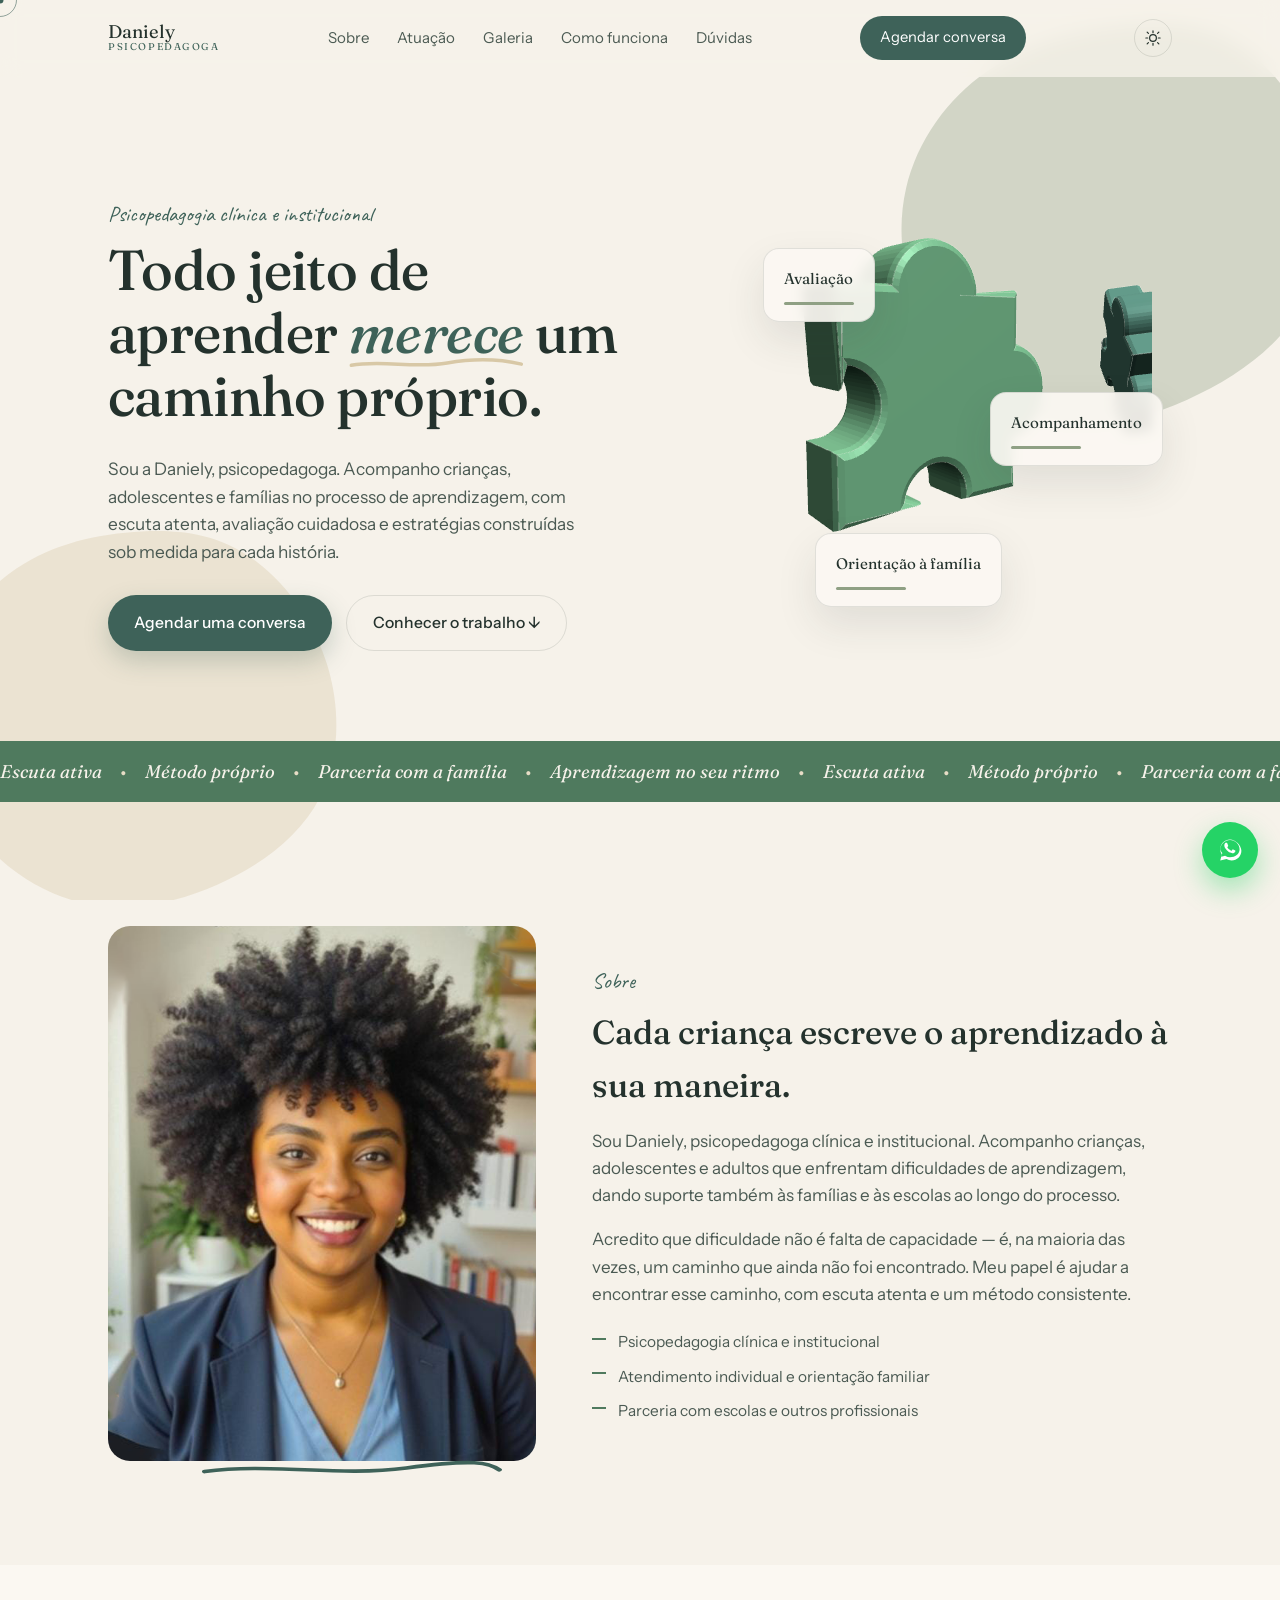
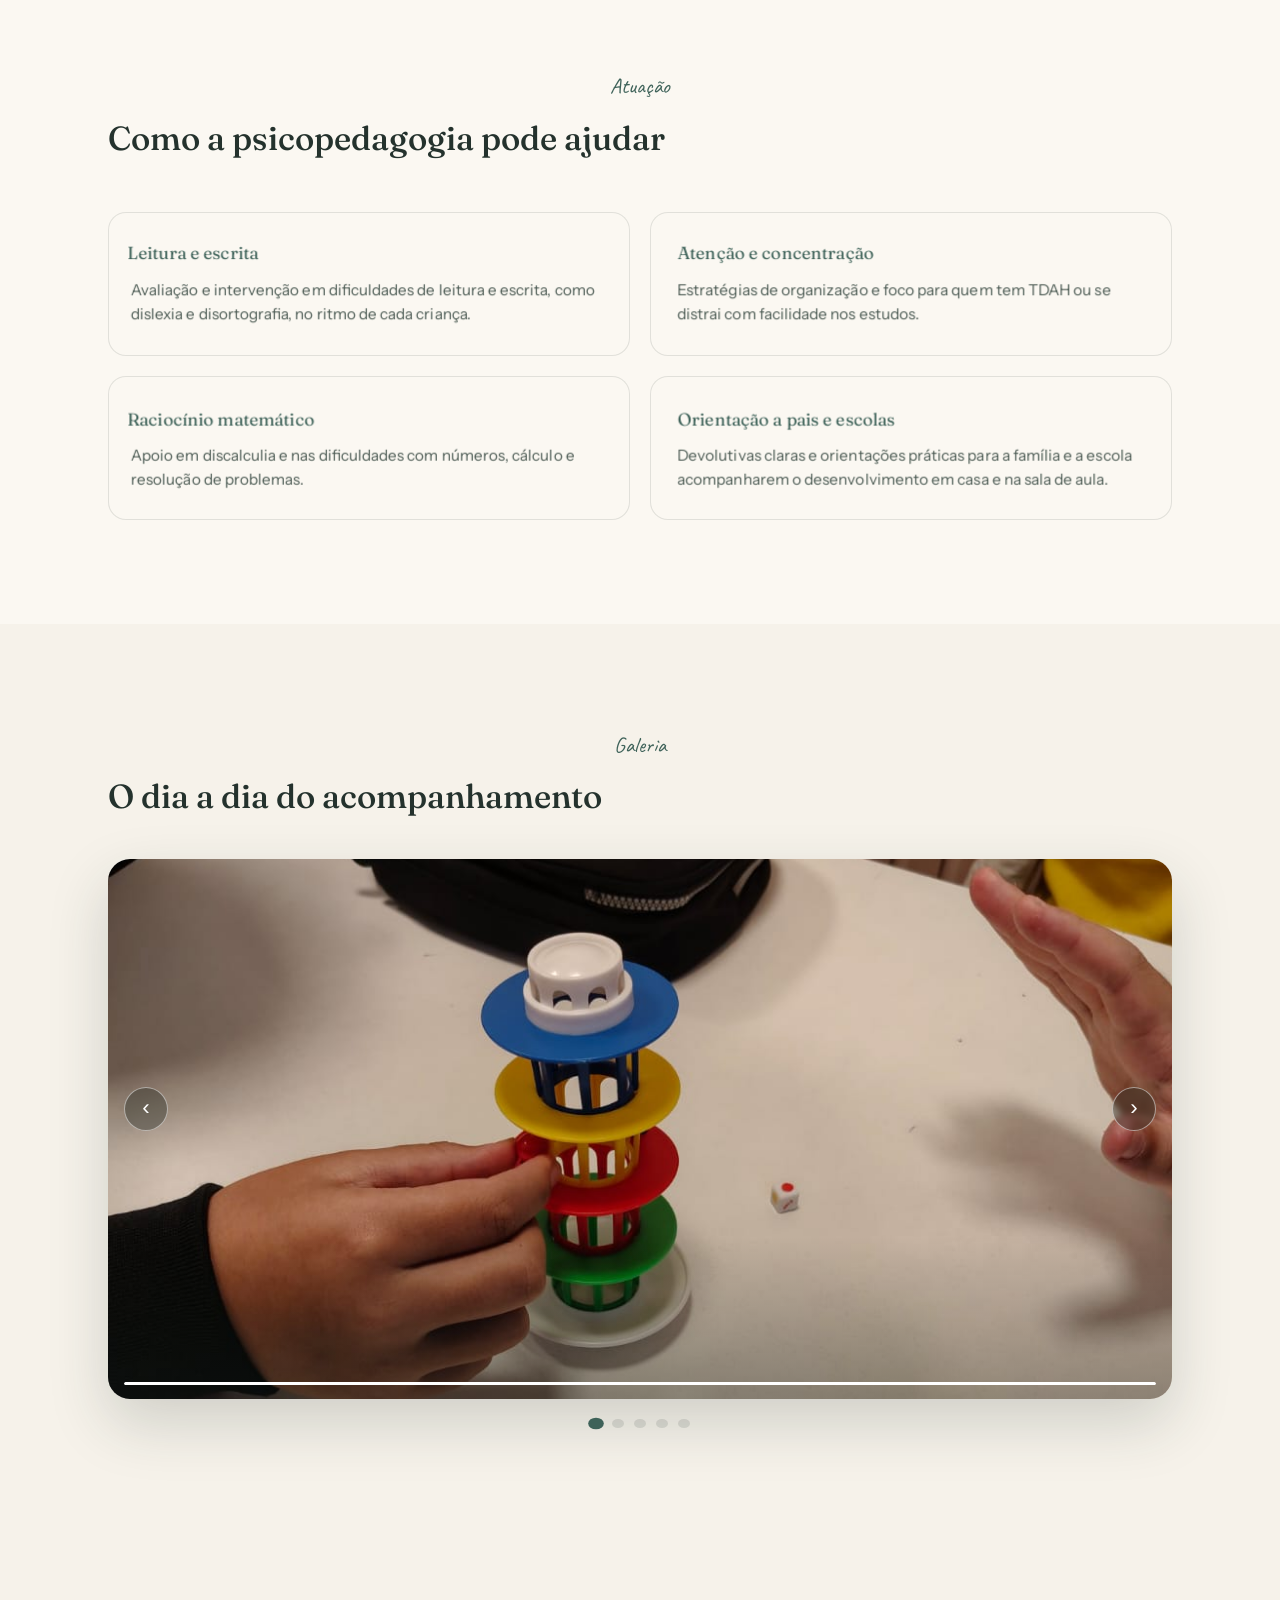
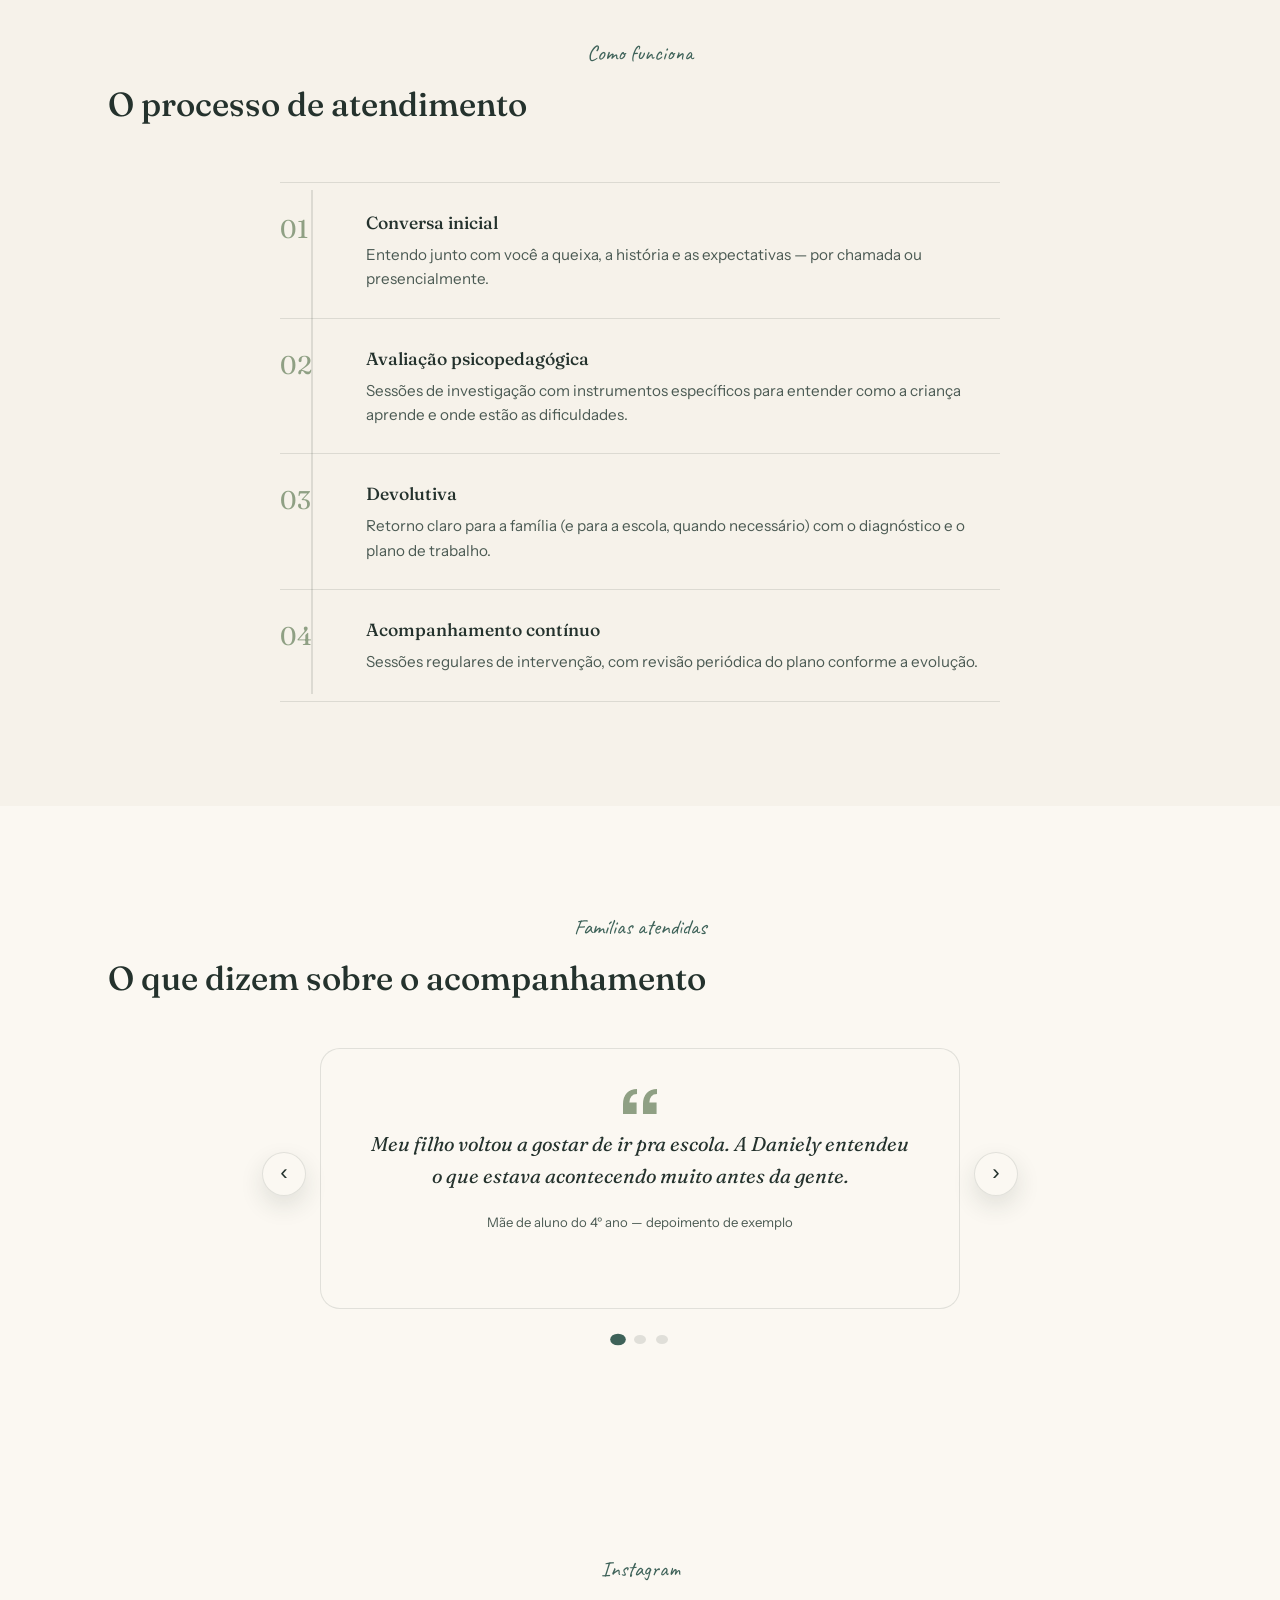
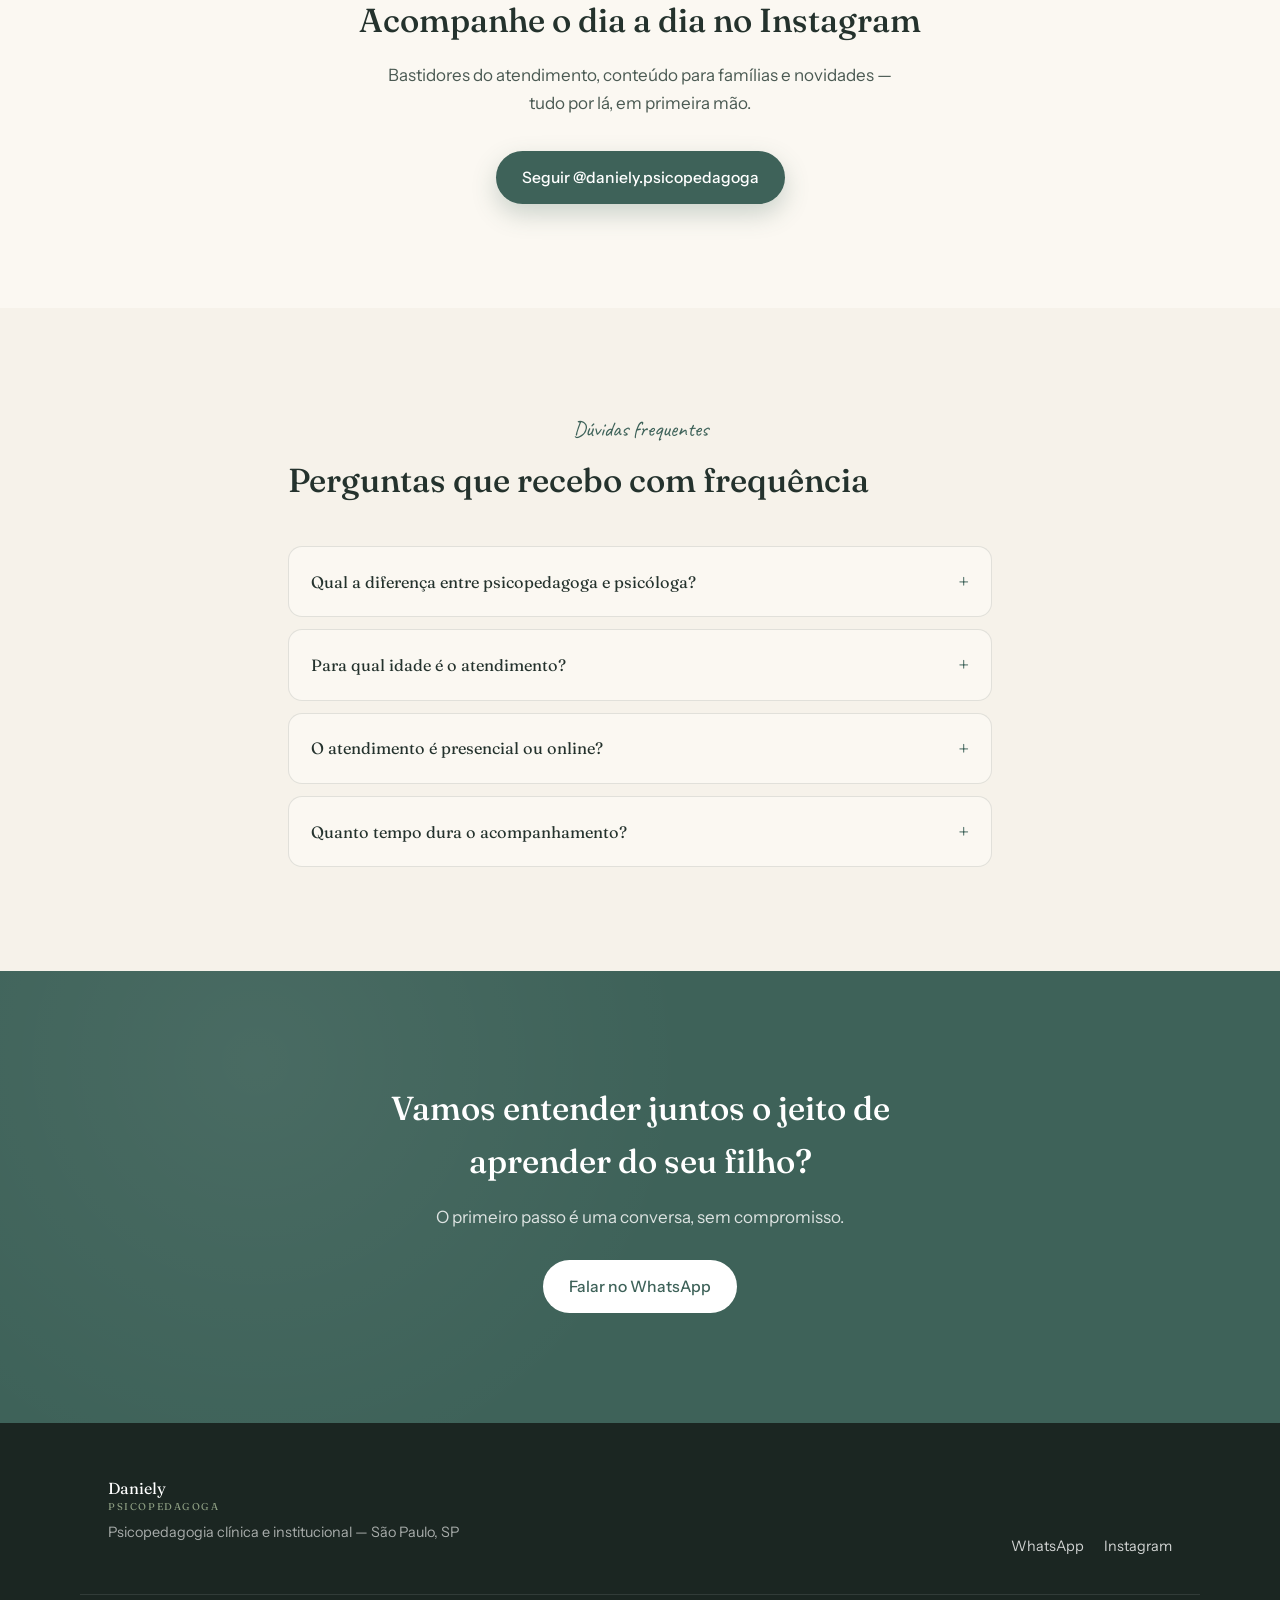
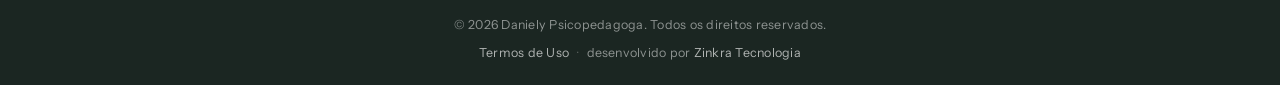
<file: index.html>
<!DOCTYPE html>
<html lang="pt-BR">
<head>
<meta charset="UTF-8">
<meta name="viewport" content="width=device-width, initial-scale=1.0">
<title>Daniely Psicopedagoga | Psicopedagogia em São Paulo, SP</title>
<meta name="description" content="Daniely, psicopedagoga clínica e institucional em São Paulo. Avaliação e acompanhamento de dificuldades de aprendizagem: leitura, escrita, atenção, TDAH e matemática, com orientação à família e à escola.">
<meta name="author" content="Daniely Psicopedagoga">
<meta name="robots" content="index, follow">
<link rel="canonical" href="https://www.clinicanexus.com.br/">
<meta name="theme-color" content="#4F7A5E">

<!-- Open Graph / Facebook, Instagram, WhatsApp -->
<meta property="og:type" content="website">
<meta property="og:site_name" content="Daniely Psicopedagoga">
<meta property="og:locale" content="pt_BR">
<meta property="og:url" content="https://www.clinicanexus.com.br/">
<meta property="og:title" content="Daniely Psicopedagoga | Psicopedagogia em São Paulo">
<meta property="og:description" content="Avaliação e acompanhamento psicopedagógico para crianças, adolescentes e adultos com dificuldades de aprendizagem.">
<meta property="og:image" content="https://www.clinicanexus.com.br/assets/og-image.jpg">
<meta property="og:image:width" content="1200">
<meta property="og:image:height" content="630">
<meta property="og:image:alt" content="Daniely Psicopedagoga">

<!-- Twitter Card -->
<meta name="twitter:card" content="summary_large_image">
<meta name="twitter:title" content="Daniely Psicopedagoga | Psicopedagogia em São Paulo">
<meta name="twitter:description" content="Avaliação e acompanhamento psicopedagógico, com orientação à família e à escola.">
<meta name="twitter:image" content="https://www.clinicanexus.com.br/assets/og-image.jpg">

<!-- Favicon -->
<link rel="icon" type="image/png" sizes="32x32" href="assets/favicon-32.png">
<link rel="icon" type="image/png" sizes="16x16" href="assets/favicon-16.png">
<link rel="apple-touch-icon" sizes="180x180" href="assets/favicon-180.png">
<link rel="manifest" href="manifest.json">

<link rel="preconnect" href="https://fonts.googleapis.com">
<link rel="preconnect" href="https://fonts.gstatic.com" crossorigin>
<link href="https://fonts.googleapis.com/css2?family=Fraunces:ital,opsz,wght@0,9..144,300;0,9..144,500;0,9..144,600;1,9..144,500&family=Instrument+Sans:wght@400;500;600&family=Caveat:wght@500;600&display=swap" rel="stylesheet">
<link rel="stylesheet" href="style.css">
<script src="assets/three.min.js" defer></script>

<!-- JSON-LD structured data -->
<script type="application/ld+json">
{
  "@context": "https://schema.org",
  "@type": "ProfessionalService",
  "name": "Daniely Psicopedagoga",
  "description": "Psicopedagogia clínica e institucional: avaliação e acompanhamento de dificuldades de aprendizagem, com orientação à família e à escola.",
  "url": "https://www.clinicanexus.com.br/",
  "telephone": "+55 11 96613-8769",
  "image": "https://www.clinicanexus.com.br/assets/og-image.jpg",
  "logo": "https://www.clinicanexus.com.br/assets/favicon-512.png",
  "founder": { "@type": "Person", "name": "Daniely", "jobTitle": "Psicopedagoga clínica e institucional" },
  "areaServed": { "@type": "City", "name": "São Paulo" },
  "address": {
    "@type": "PostalAddress",
    "addressLocality": "São Paulo",
    "addressRegion": "SP",
    "addressCountry": "BR"
  },
  "sameAs": [ "https://www.instagram.com/daniely.psicopedagoga/" ]
}
</script>
<script type="application/ld+json">
{
  "@context": "https://schema.org",
  "@type": "FAQPage",
  "mainEntity": [
    {
      "@type": "Question",
      "name": "Qual a diferença entre psicopedagoga e psicóloga?",
      "acceptedAnswer": {
        "@type": "Answer",
        "text": "A psicopedagoga cuida de como a pessoa aprende: investiga dificuldades de leitura, escrita, atenção e matemática e cria estratégias para superá-las. Quando o caso pede outro olhar, como o emocional, indico o profissional adequado e trabalho em parceria."
      }
    },
    {
      "@type": "Question",
      "name": "Para qual idade é o atendimento?",
      "acceptedAnswer": {
        "@type": "Answer",
        "text": "Atendo crianças desde a alfabetização, adolescentes do ensino fundamental e médio e também adultos com dificuldades de aprendizagem."
      }
    },
    {
      "@type": "Question",
      "name": "O atendimento é presencial ou online?",
      "acceptedAnswer": {
        "@type": "Answer",
        "text": "Os dois formatos são possíveis, conforme a idade e a necessidade de cada caso. Conversamos sobre isso na primeira sessão."
      }
    },
    {
      "@type": "Question",
      "name": "Quanto tempo dura o acompanhamento?",
      "acceptedAnswer": {
        "@type": "Answer",
        "text": "Varia bastante conforme cada caso. Após a avaliação inicial, te dou um panorama realista de prazo e frequência."
      }
    }
  ]
}
</script>
</head>
<body>
<a class="skip-link" href="#topo">Pular para o conteúdo</a>

<!-- PRELOADER -->
<div class="preloader" id="preloader">
  <span class="preloader-mark preloader-word" aria-hidden="true">Daniely</span>
  <div class="preloader-bar"><span id="preloader-fill"></span></div>
</div>

<!-- custom cursor -->
<div class="cursor-dot" id="cursorDot" aria-hidden="true"></div>
<div class="cursor-ring" id="cursorRing" aria-hidden="true"></div>

<!-- scroll progress -->
<div class="scroll-progress" id="scrollProgress" aria-hidden="true"></div>
<div class="bg-shapes" aria-hidden="true">
  <svg class="blob blob-a" viewBox="0 0 200 200" xmlns="http://www.w3.org/2000/svg">
    <path fill="currentColor" d="M45,-58.5C57.7,-49.5,66.4,-34.5,69.9,-18.3C73.4,-2.1,71.7,15.3,63.6,29.1C55.5,42.9,41,53.1,25.1,60.2C9.2,67.3,-8.1,71.3,-23.9,67.4C-39.7,63.5,-54,51.7,-62.6,36.9C-71.2,22.1,-74.1,4.3,-70.4,-11.7C-66.7,-27.7,-56.4,-42,-43.1,-51.2C-29.8,-60.4,-14.9,-64.5,1.6,-66.5C18.1,-68.5,32.3,-67.5,45,-58.5Z" transform="translate(100 100)" />
  </svg>
  <svg class="blob blob-b" viewBox="0 0 200 200" xmlns="http://www.w3.org/2000/svg">
    <path fill="currentColor" d="M39.5,-51.5C50.9,-42.8,59.6,-29.9,63.8,-15.3C68,-0.7,67.7,15.6,60.9,28.7C54.1,41.8,40.8,51.7,26.1,58.2C11.4,64.7,-4.7,67.8,-19.9,64.3C-35.1,60.8,-49.4,50.7,-58.5,36.9C-67.6,23.1,-71.5,5.6,-68.4,-10.3C-65.3,-26.2,-55.2,-40.5,-42.1,-49.2C-29,-57.9,-14.5,-61,0.6,-61.8C15.7,-62.6,28.1,-60.2,39.5,-51.5Z" transform="translate(100 100)" />
  </svg>
</div>

<!-- NAV -->
<header class="nav" id="nav">
  <div class="nav-inner">
    <a class="brand" href="#topo">
      <span class="brand-word">Daniely<em>psicopedagoga</em></span>
    </a>
    <nav class="nav-links">
      <a href="#sobre">Sobre</a>
      <a href="#atuacao">Atuação</a>
      <a href="#galeria">Galeria</a>
      <a href="#processo">Como funciona</a>
      <a href="#duvidas">Dúvidas</a>
    </nav>
    <a class="nav-cta" href="https://wa.me/5511966138769" target="_blank" rel="noopener">Agendar conversa</a>
    <button class="theme-toggle" id="themeToggle" aria-label="Alternar modo escuro">
      <svg class="icon-sun" viewBox="0 0 24 24" width="18" height="18"><circle cx="12" cy="12" r="4.5" fill="none" stroke="currentColor" stroke-width="1.6"/><g stroke="currentColor" stroke-width="1.6" stroke-linecap="round"><path d="M12 2.5v2.4M12 19.1v2.4M4.2 4.2l1.7 1.7M18.1 18.1l1.7 1.7M2.5 12h2.4M19.1 12h2.4M4.2 19.8l1.7-1.7M18.1 5.9l1.7-1.7"/></g></svg>
      <svg class="icon-moon" viewBox="0 0 24 24" width="18" height="18"><path fill="currentColor" d="M20 14.5A8.5 8.5 0 019.5 4 8.5 8.5 0 1020 14.5z"/></svg>
    </button>
  </div>
</header>

<main id="topo">

  <!-- HERO -->
  <section class="hero">
    <svg class="doodle doodle-sun doodle-hero-1 doodle-v1" viewBox="0 0 100 100" aria-hidden="true">
      <path pathLength="100" d="M50 30 A20 20 0 1 0 50 70 A20 20 0 1 0 50 30 Z M50 6 L50 16 M50 84 L50 94 M6 50 L16 50 M84 50 L94 50 M18 18 L26 26 M74 74 L82 82 M82 18 L74 26 M26 74 L18 82"/>
    </svg>
    <div class="hero-inner">
      <p class="eyebrow reveal">Psicopedagogia clínica e institucional</p>
      <h1 class="hero-title reveal">
        Todo jeito de aprender
        <span class="underline-wrap">merece
          <svg class="pen-underline" viewBox="0 0 320 24" preserveAspectRatio="none" aria-hidden="true">
            <path d="M4 16 C 60 6, 120 22, 180 12 S 280 6, 316 14" />
          </svg>
        </span>
        um caminho próprio.
      </h1>
      <p class="hero-sub reveal">
        Sou a Daniely, psicopedagoga. Acompanho crianças, adolescentes e
        famílias no processo de aprendizagem, com escuta atenta, avaliação
        cuidadosa e estratégias construídas sob medida para cada história.
      </p>
      <div class="hero-actions reveal">
        <a class="btn btn-primary magnetic" href="https://wa.me/5511966138769" target="_blank" rel="noopener">Agendar uma conversa</a>
        <a class="btn btn-ghost magnetic" href="#sobre">Conhecer o trabalho ↓</a>
      </div>
    </div>
    <div class="hero-figure reveal" aria-hidden="true">
      <canvas id="hero-3d" class="hero-3d"></canvas>
      <div class="figure-card figure-card-1 tilt">
        <span class="figure-label">Avaliação</span>
        <span class="figure-line"></span>
      </div>
      <div class="figure-card figure-card-2 tilt">
        <span class="figure-label">Acompanhamento</span>
        <span class="figure-line"></span>
      </div>
      <div class="figure-card figure-card-3 tilt">
        <span class="figure-label">Orientação à família</span>
        <span class="figure-line"></span>
      </div>
    </div>
  </section>

  <!-- MARQUEE -->
  <div class="marquee" aria-hidden="true">
    <div class="marquee-track">
      <span>Escuta ativa</span><span class="dot">•</span>
      <span>Método próprio</span><span class="dot">•</span>
      <span>Parceria com a família</span><span class="dot">•</span>
      <span>Aprendizagem no seu ritmo</span><span class="dot">•</span>
      <span>Escuta ativa</span><span class="dot">•</span>
      <span>Método próprio</span><span class="dot">•</span>
      <span>Parceria com a família</span><span class="dot">•</span>
      <span>Aprendizagem no seu ritmo</span><span class="dot">•</span>
      <span>Escuta ativa</span><span class="dot">•</span>
      <span>Método próprio</span><span class="dot">•</span>
      <span>Parceria com a família</span><span class="dot">•</span>
      <span>Aprendizagem no seu ritmo</span><span class="dot">•</span>
      <span>Escuta ativa</span><span class="dot">•</span>
      <span>Método próprio</span><span class="dot">•</span>
      <span>Parceria com a família</span><span class="dot">•</span>
      <span>Aprendizagem no seu ritmo</span><span class="dot">•</span>
      <span>Escuta ativa</span><span class="dot">•</span>
      <span>Método próprio</span><span class="dot">•</span>
      <span>Parceria com a família</span><span class="dot">•</span>
      <span>Aprendizagem no seu ritmo</span><span class="dot">•</span>
      <span>Escuta ativa</span><span class="dot">•</span>
      <span>Método próprio</span><span class="dot">•</span>
      <span>Parceria com a família</span><span class="dot">•</span>
      <span>Aprendizagem no seu ritmo</span><span class="dot">•</span>
      <span>Escuta ativa</span><span class="dot">•</span>
      <span>Método próprio</span><span class="dot">•</span>
      <span>Parceria com a família</span><span class="dot">•</span>
      <span>Aprendizagem no seu ritmo</span><span class="dot">•</span>
      <span>Escuta ativa</span><span class="dot">•</span>
      <span>Método próprio</span><span class="dot">•</span>
      <span>Parceria com a família</span><span class="dot">•</span>
      <span>Aprendizagem no seu ritmo</span><span class="dot">•</span>
      <span>Escuta ativa</span><span class="dot">•</span>
      <span>Método próprio</span><span class="dot">•</span>
      <span>Parceria com a família</span><span class="dot">•</span>
      <span>Aprendizagem no seu ritmo</span><span class="dot">•</span>
      <span>Escuta ativa</span><span class="dot">•</span>
      <span>Método próprio</span><span class="dot">•</span>
      <span>Parceria com a família</span><span class="dot">•</span>
      <span>Aprendizagem no seu ritmo</span><span class="dot">•</span>
    </div>
  </div>

  <!-- SOBRE -->
  <section class="section" id="sobre">
    <svg class="doodle doodle-heart doodle-sobre-1 doodle-v2" viewBox="0 0 100 100" aria-hidden="true">
      <path pathLength="100" d="M50 88 C 20 66 6 46 14 28 C 20 14 38 12 50 30 C 62 12 80 14 86 28 C 94 46 80 66 50 88 Z"/>
    </svg>
    <svg class="doodle doodle-sparkle doodle-sobre-2 doodle-v3" viewBox="0 0 100 100" aria-hidden="true">
      <path pathLength="100" d="M50 8 C 54 34 66 46 92 50 C 66 54 54 66 50 92 C 46 66 34 54 8 50 C 34 46 46 34 50 8 Z"/>
    </svg>
    <div class="section-inner split">
      <div class="split-media reveal" aria-hidden="true">
        <div class="portrait-frame">
          <div class="portrait-photo">
            <img src="assets/daniely-foto-principal.png" alt="Daniely, psicopedagoga" loading="lazy">
          </div>
          <svg class="frame-underline" viewBox="0 0 220 20" preserveAspectRatio="none">
            <path d="M2 14 C 50 4, 100 20, 150 10 S 210 4, 218 12" />
          </svg>
        </div>
      </div>
      <div class="split-text">
        <p class="eyebrow reveal">Sobre</p>
        <h2 class="reveal">Cada criança escreve o aprendizado à sua maneira.</h2>
        <p class="reveal">
          Sou Daniely, psicopedagoga clínica e institucional. Acompanho
          crianças, adolescentes e adultos que enfrentam dificuldades de
          aprendizagem, dando suporte também às famílias e às escolas ao
          longo do processo.
        </p>
        <p class="reveal">
          Acredito que dificuldade não é falta de capacidade — é, na
          maioria das vezes, um caminho que ainda não foi encontrado. Meu
          papel é ajudar a encontrar esse caminho, com escuta atenta e um
          método consistente.
        </p>
        <ul class="credentials reveal">
          <li>Psicopedagogia clínica e institucional</li>
          <li>Atendimento individual e orientação familiar</li>
          <li>Parceria com escolas e outros profissionais</li>
        </ul>
      </div>
    </div>
  </section>

  <!-- ATUAÇÃO -->
  <section class="section section-tint" id="atuacao">
    <svg class="doodle doodle-pencil doodle-atuacao-1 doodle-v4" viewBox="0 0 100 100" aria-hidden="true">
      <path pathLength="100" d="M18 82 L62 38 L74 50 L30 94 Z M18 82 L10 94 L22 90 Z M62 38 L70 30 L82 42 L74 50"/>
    </svg>
    <svg class="doodle doodle-flower doodle-atuacao-2 doodle-v1" viewBox="0 0 100 100" aria-hidden="true">
      <path pathLength="100" d="M50 50 C 44 36 44 20 50 8 C 56 20 56 36 50 50 M50 50 C 64 44 80 44 92 50 C 80 56 64 56 50 50 M50 50 C 56 64 56 80 50 92 C 44 80 44 64 50 50 M50 50 C 36 56 20 56 8 50 C 20 44 36 44 50 50"/>
    </svg>
    <div class="section-inner">
      <p class="eyebrow reveal center">Atuação</p>
      <h2 class="reveal center">Como a psicopedagogia pode ajudar</h2>
      <div class="cards">
        <article class="card tilt reveal">
          <span class="card-index">Leitura e escrita</span>
          <p>Avaliação e intervenção em dificuldades de leitura e escrita,
          como dislexia e disortografia, no ritmo de cada criança.</p>
        </article>
        <article class="card tilt reveal">
          <span class="card-index">Atenção e concentração</span>
          <p>Estratégias de organização e foco para quem tem TDAH ou se
          distrai com facilidade nos estudos.</p>
        </article>
        <article class="card tilt reveal">
          <span class="card-index">Raciocínio matemático</span>
          <p>Apoio em discalculia e nas dificuldades com números, cálculo e
          resolução de problemas.</p>
        </article>
        <article class="card tilt reveal">
          <span class="card-index">Orientação a pais e escolas</span>
          <p>Devolutivas claras e orientações práticas para a família e a
          escola acompanharem o desenvolvimento em casa e na sala de aula.</p>
        </article>
      </div>
    </div>
  </section>

  <!-- GALERIA -->
  <section class="section" id="galeria">
    <svg class="doodle doodle-sparkle doodle-galeria-1 doodle-v2" viewBox="0 0 100 100" aria-hidden="true">
      <path pathLength="100" d="M50 8 C 54 34 66 46 92 50 C 66 54 54 66 50 92 C 46 66 34 54 8 50 C 34 46 46 34 50 8 Z"/>
    </svg>
    <svg class="doodle doodle-book doodle-galeria-2 doodle-v3" viewBox="0 0 100 76" aria-hidden="true">
      <path pathLength="100" d="M50 20 C 30 12 14 16 10 24 L10 76 C 14 68 30 64 50 72 C 70 64 86 68 90 76 L90 24 C 86 16 70 12 50 20 Z M50 20 L50 72"/>
    </svg>
    <div class="section-inner">
      <p class="eyebrow reveal center">Galeria</p>
      <h2 class="reveal center">O dia a dia do acompanhamento</h2>
      <div class="gallery-feature reveal" id="galleryFeature">
        <div class="gallery-feature-track" id="galleryTrack">
          <figure class="gallery-slide is-active">
            <img src="assets/gallery-1.jpg" alt="Criança sentada durante atividade lúdica de acompanhamento" loading="lazy">
          </figure>
          <figure class="gallery-slide">
            <img src="assets/gallery-3.jpg" alt="Crianças em atividade de coordenação motora com jogo de mesa" loading="lazy">
          </figure>
          <figure class="gallery-slide">
            <img src="assets/gallery-4.jpg" alt="Criança pulando em cama elástica durante atividade lúdica" loading="lazy">
          </figure>
          <figure class="gallery-slide">
            <img src="assets/gallery-5.jpg" alt="Espaço lúdico usado nas atividades de acompanhamento" loading="lazy">
          </figure>
          <figure class="gallery-slide">
            <img src="assets/gallery-6.jpg" alt="Atividade com blocos de montar durante a sessão" loading="lazy">
          </figure>
        </div>
        <svg class="gallery-scratch" id="galleryScratch" viewBox="0 0 100 56" preserveAspectRatio="none" aria-hidden="true">
          <path class="scratch-h" pathLength="100" d="M2 10 L34 16 L8 24 L40 30 L12 38 L44 44 L16 50"/>
          <path class="scratch-d" pathLength="100" d="M4 4 L22 20 L12 24 L36 40 L26 44 L52 56 L40 52"/>
          <path class="scratch-c" pathLength="100" d="M50 28 C 60 20 68 30 58 34 C 72 30 76 46 60 42 C 78 46 68 60 54 50 C 62 62 44 62 46 48 C 36 58 30 44 44 40 C 32 40 34 24 46 30 C 36 18 50 10 50 28 Z"/>
        </svg>
        <button class="gallery-arrow gallery-prev" id="galleryPrev" aria-label="Foto anterior">‹</button>
        <button class="gallery-arrow gallery-next" id="galleryNext" aria-label="Próxima foto">›</button>
        <div class="gallery-progress"><span id="galleryProgressFill"></span></div>
      </div>
      <div class="gallery-dots" id="galleryDots"></div>
    </div>
  </section>

  <!-- PROCESSO -->
  <section class="section" id="processo">
    <svg class="doodle doodle-arrow doodle-processo-1 doodle-v4" viewBox="0 0 100 100" aria-hidden="true">
      <path pathLength="100" d="M12 18 C 45 6 78 22 88 55 M88 55 L96 42 M88 55 L74 60"/>
    </svg>
    <svg class="doodle doodle-sun doodle-processo-2 doodle-v1" viewBox="0 0 100 100" aria-hidden="true">
      <path pathLength="100" d="M50 30 A20 20 0 1 0 50 70 A20 20 0 1 0 50 30 Z M50 6 L50 16 M50 84 L50 94 M6 50 L16 50 M84 50 L94 50 M18 18 L26 26 M74 74 L82 82 M82 18 L74 26 M26 74 L18 82"/>
    </svg>
    <div class="section-inner">
      <p class="eyebrow reveal center">Como funciona</p>
      <h2 class="reveal center">O processo de atendimento</h2>
      <ol class="process" id="processList">
        <div class="process-line"><div class="process-line-fill" id="processFill"></div></div>
        <li class="process-step reveal">
          <span class="step-num">01</span>
          <div>
            <h3>Conversa inicial</h3>
            <p>Entendo junto com você a queixa, a história e as expectativas
            — por chamada ou presencialmente.</p>
          </div>
        </li>
        <li class="process-step reveal">
          <span class="step-num">02</span>
          <div>
            <h3>Avaliação psicopedagógica</h3>
            <p>Sessões de investigação com instrumentos específicos para
            entender como a criança aprende e onde estão as dificuldades.</p>
          </div>
        </li>
        <li class="process-step reveal">
          <span class="step-num">03</span>
          <div>
            <h3>Devolutiva</h3>
            <p>Retorno claro para a família (e para a escola, quando
            necessário) com o diagnóstico e o plano de trabalho.</p>
          </div>
        </li>
        <li class="process-step reveal">
          <span class="step-num">04</span>
          <div>
            <h3>Acompanhamento contínuo</h3>
            <p>Sessões regulares de intervenção, com revisão periódica do
            plano conforme a evolução.</p>
          </div>
        </li>
      </ol>
    </div>
  </section>

  <!-- DEPOIMENTOS -->
  <section class="section section-tint">
    <svg class="doodle doodle-cloud doodle-depoimentos-1 doodle-v2" viewBox="0 0 100 80" aria-hidden="true">
      <path pathLength="100" d="M16 58 C 4 58 4 42 18 40 C 20 26 42 22 50 34 C 64 24 84 34 80 50 C 94 50 94 64 80 64 L22 64 C 10 64 10 58 16 58 Z"/>
    </svg>
    <svg class="doodle doodle-heart doodle-depoimentos-2 doodle-v3" viewBox="0 0 100 100" aria-hidden="true">
      <path pathLength="100" d="M50 88 C 20 66 6 46 14 28 C 20 14 38 12 50 30 C 62 12 80 14 86 28 C 94 46 80 66 50 88 Z"/>
    </svg>
    <div class="section-inner">
      <p class="eyebrow reveal center">Famílias atendidas</p>
      <h2 class="reveal center">O que dizem sobre o acompanhamento</h2>
      <div class="quotes-carousel reveal">
        <div class="quotes-viewport">
          <div class="quotes-track" id="quotesTrack">
            <blockquote class="quote">
              <svg class="quote-mark" viewBox="0 0 32 24" width="34"><path fill="currentColor" d="M0 24V14.4Q0 7.6 3.6 3.8 7.2 0 13.2 0v4.8Q9.6 4.8 7.8 7Q6 9.2 6 12.8H12.8V24ZM18.8 24V14.4Q18.8 7.6 22.4 3.8 26 0 32 0v4.8Q28.4 4.8 26.6 7Q24.8 9.2 24.8 12.8H31.6V24Z"/></svg>
              <p>Meu filho voltou a gostar de ir pra escola. A Daniely
              entendeu o que estava acontecendo muito antes da gente.</p>
              <cite>Mãe de aluno do 4º ano — depoimento de exemplo</cite>
            </blockquote>
            <blockquote class="quote">
              <svg class="quote-mark" viewBox="0 0 32 24" width="34"><path fill="currentColor" d="M0 24V14.4Q0 7.6 3.6 3.8 7.2 0 13.2 0v4.8Q9.6 4.8 7.8 7Q6 9.2 6 12.8H12.8V24ZM18.8 24V14.4Q18.8 7.6 22.4 3.8 26 0 32 0v4.8Q28.4 4.8 26.6 7Q24.8 9.2 24.8 12.8H31.6V24Z"/></svg>
              <p>O acompanhamento trouxe clareza pra toda a família, não só
              pra criança. Sentimos que finalmente tínhamos um plano.</p>
              <cite>Pai de aluna do 6º ano — depoimento de exemplo</cite>
            </blockquote>
            <blockquote class="quote">
              <svg class="quote-mark" viewBox="0 0 32 24" width="34"><path fill="currentColor" d="M0 24V14.4Q0 7.6 3.6 3.8 7.2 0 13.2 0v4.8Q9.6 4.8 7.8 7Q6 9.2 6 12.8H12.8V24ZM18.8 24V14.4Q18.8 7.6 22.4 3.8 26 0 32 0v4.8Q28.4 4.8 26.6 7Q24.8 9.2 24.8 12.8H31.6V24Z"/></svg>
              <p>A escola percebeu diferença em poucas semanas. O relatório
              que ela mandou foi mais claro que tudo que já vi de outros
              profissionais.</p>
              <cite>Mãe de aluno do 2º ano — depoimento de exemplo</cite>
            </blockquote>
          </div>
        </div>
        <button class="quotes-arrow quotes-prev" id="quotesPrev" aria-label="Depoimento anterior">‹</button>
        <button class="quotes-arrow quotes-next" id="quotesNext" aria-label="Próximo depoimento">›</button>
        <div class="quotes-dots" id="quotesDots"></div>
      </div>
    </div>
  </section>

  <!-- INSTAGRAM -->
  <section class="section section-tint" id="instagram">
    <svg class="doodle doodle-flower doodle-instagram-1 doodle-v4" viewBox="0 0 100 100" aria-hidden="true">
      <path pathLength="100" d="M50 50 C 44 36 44 20 50 8 C 56 20 56 36 50 50 M50 50 C 64 44 80 44 92 50 C 80 56 64 56 50 50 M50 50 C 56 64 56 80 50 92 C 44 80 44 64 50 50 M50 50 C 36 56 20 56 8 50 C 20 44 36 44 50 50"/>
    </svg>
    <svg class="doodle doodle-sparkle doodle-instagram-2 doodle-v1" viewBox="0 0 100 100" aria-hidden="true">
      <path pathLength="100" d="M50 8 C 54 34 66 46 92 50 C 66 54 54 66 50 92 C 46 66 34 54 8 50 C 34 46 46 34 50 8 Z"/>
    </svg>
    <div class="section-inner center">
      <p class="eyebrow reveal center">Instagram</p>
      <h2 class="reveal center">Acompanhe o dia a dia no Instagram</h2>
      <p class="reveal" style="max-width:520px; margin:0 auto 34px;">
        Bastidores do atendimento, conteúdo para famílias e novidades — tudo por lá, em primeira mão.
      </p>

      <a class="btn btn-primary magnetic reveal" href="https://www.instagram.com/daniely.psicopedagoga/" target="_blank" rel="noopener">
        Seguir @daniely.psicopedagoga
      </a>
    </div>
  </section>

  <!-- FAQ -->
  <section class="section" id="duvidas">
    <svg class="doodle doodle-bulb doodle-duvidas-1 doodle-v2" viewBox="0 0 100 100" aria-hidden="true">
      <path pathLength="100" d="M50 14 C 34 14 24 26 24 40 C 24 50 30 56 36 62 L36 72 L64 72 L64 62 C 70 56 76 50 76 40 C 76 26 66 14 50 14 Z M42 80 L58 80 M44 88 L56 88"/>
    </svg>
    <svg class="doodle doodle-book doodle-duvidas-2 doodle-v3" viewBox="0 0 100 76" aria-hidden="true">
      <path pathLength="100" d="M50 20 C 30 12 14 16 10 24 L10 76 C 14 68 30 64 50 72 C 70 64 86 68 90 76 L90 24 C 86 16 70 12 50 20 Z M50 20 L50 72"/>
    </svg>
    <div class="section-inner narrow">
      <p class="eyebrow reveal center">Dúvidas frequentes</p>
      <h2 class="reveal center">Perguntas que recebo com frequência</h2>
      <div class="faq">
        <details class="faq-item reveal">
          <summary>Qual a diferença entre psicopedagoga e psicóloga?</summary>
          <p>A psicopedagoga cuida de como a pessoa aprende: investiga
          dificuldades de leitura, escrita, atenção e matemática e cria
          estratégias para superá-las. Quando o caso pede outro olhar, como
          o emocional, indicamos o profissional adequado e trabalhamos em
          parceria.</p>
        </details>
        <details class="faq-item reveal">
          <summary>Para qual idade é o atendimento?</summary>
          <p>Atendo crianças desde a alfabetização, adolescentes do
          ensino fundamental e médio e também adultos com dificuldades de
          aprendizagem.</p>
        </details>
        <details class="faq-item reveal">
          <summary>O atendimento é presencial ou online?</summary>
          <p>Os dois formatos são possíveis, conforme a idade e a
          necessidade de cada caso. Conversamos sobre isso na primeira
          sessão.</p>
        </details>
        <details class="faq-item reveal">
          <summary>Quanto tempo dura o acompanhamento?</summary>
          <p>Varia bastante conforme cada caso. Após a avaliação inicial,
          te dou um panorama realista de prazo e frequência.</p>
        </details>
      </div>
    </div>
  </section>

  <!-- CTA FINAL -->
  <section class="cta-final">
    <svg class="doodle doodle-rainbow doodle-light doodle-cta-1 doodle-v4" viewBox="0 0 100 70" aria-hidden="true">
      <path pathLength="100" d="M6 62 A44 44 0 0 1 94 62"/>
      <path pathLength="100" d="M18 62 A32 32 0 0 1 82 62"/>
      <path pathLength="100" d="M30 62 A20 20 0 0 1 70 62"/>
    </svg>
    <svg class="doodle doodle-sparkle doodle-light doodle-cta-2 doodle-v1" viewBox="0 0 100 100" aria-hidden="true">
      <path pathLength="100" d="M50 8 C 54 34 66 46 92 50 C 66 54 54 66 50 92 C 46 66 34 54 8 50 C 34 46 46 34 50 8 Z"/>
    </svg>
    <div class="section-inner center">
      <h2 class="reveal">Vamos entender juntos o jeito de aprender do seu filho?</h2>
      <p class="reveal">O primeiro passo é uma conversa, sem compromisso.</p>
      <a class="btn btn-primary magnetic reveal" href="https://wa.me/5511966138769" target="_blank" rel="noopener">Falar no WhatsApp</a>
    </div>
  </section>

</main>

<footer class="footer">
  <svg class="doodle doodle-heart doodle-light doodle-footer-1 doodle-v2" viewBox="0 0 100 100" aria-hidden="true">
    <path pathLength="100" d="M50 88 C 20 66 6 46 14 28 C 20 14 38 12 50 30 C 62 12 80 14 86 28 C 94 46 80 66 50 88 Z"/>
  </svg>
  <svg class="doodle doodle-sparkle doodle-light doodle-footer-2 doodle-v3" viewBox="0 0 100 100" aria-hidden="true">
    <path pathLength="100" d="M50 8 C 54 34 66 46 92 50 C 66 54 54 66 50 92 C 46 66 34 54 8 50 C 34 46 46 34 50 8 Z"/>
  </svg>
  <div class="section-inner footer-inner">
    <div>
      <span class="brand-word small">Daniely<em>psicopedagoga</em></span>
      <p>Psicopedagogia clínica e institucional — São Paulo, SP</p>
    </div>
    <div class="footer-contact">
      <a href="https://wa.me/5511966138769" target="_blank" rel="noopener">WhatsApp</a>
      <a href="https://www.instagram.com/daniely.psicopedagoga/" target="_blank" rel="noopener">Instagram</a>
    </div>
  </div>
  <div class="footer-credit">
    <p class="footer-copyright">© 2026 Daniely Psicopedagoga. Todos os direitos reservados.</p>
    <div class="footer-links">
      <a href="termos-de-uso.html">Termos de Uso</a>
      <span class="footer-dot" aria-hidden="true">·</span>
      <span>desenvolvido por <a href="https://zinkra.com.br" target="_blank" rel="noopener">Zinkra Tecnologia</a></span>
    </div>
  </div>
</footer>

<a class="wa-float" href="https://wa.me/5511966138769" target="_blank" rel="noopener" aria-label="Conversar no WhatsApp">
  <svg viewBox="0 0 32 32" width="26" height="26" fill="currentColor"><path d="M16 3C9.4 3 4 8.4 4 15c0 2.4.7 4.6 1.9 6.5L4 29l7.7-1.8c1.9 1 4 1.6 6.3 1.6 6.6 0 12-5.4 12-12S22.6 3 16 3zm0 21.8c-2 0-3.9-.5-5.6-1.5l-.4-.2-4.6 1.1 1.1-4.5-.3-.4C4.9 17.6 4.2 15.9 4.2 15 4.2 9.1 9.6 3.7 16 3.7S27.8 9.1 27.8 15 22.4 24.8 16 24.8zm6.3-8.4c-.3-.2-2-1-2.3-1.1-.3-.1-.5-.2-.8.2-.2.3-.9 1.1-1.1 1.3-.2.2-.4.3-.7.1-.3-.2-1.4-.5-2.7-1.7-1-.9-1.7-2-1.9-2.3-.2-.3 0-.5.1-.7.1-.1.3-.4.5-.6.2-.2.2-.3.3-.6.1-.2 0-.5 0-.7-.1-.2-.8-1.9-1.1-2.6-.3-.7-.6-.6-.8-.6h-.7c-.2 0-.6.1-.9.4-.3.3-1.2 1.2-1.2 2.9s1.2 3.4 1.4 3.6c.2.2 2.4 3.7 5.8 5.1.8.3 1.4.6 1.9.7.8.3 1.5.2 2.1.1.6-.1 2-.8 2.2-1.6.3-.8.3-1.5.2-1.6-.1-.2-.3-.2-.6-.4z"/></svg>
</a>

<button class="to-top" id="toTop" aria-label="Voltar ao topo">
  <svg viewBox="0 0 40 40" width="44" height="44" class="to-top-ring">
    <circle cx="20" cy="20" r="17.5" fill="none" stroke="rgba(36,50,45,.12)" stroke-width="2"/>
    <circle cx="20" cy="20" r="17.5" fill="none" stroke="currentColor" stroke-width="2" id="toTopProgress" stroke-linecap="round" transform="rotate(-90 20 20)"/>
  </svg>
  <svg class="to-top-arrow" viewBox="0 0 24 24" width="16" height="16"><path fill="none" stroke="currentColor" stroke-width="2" stroke-linecap="round" stroke-linejoin="round" d="M12 19V5M5 12l7-7 7 7"/></svg>
</button>

<script src="script.js"></script>
</body>
</html>
</file>
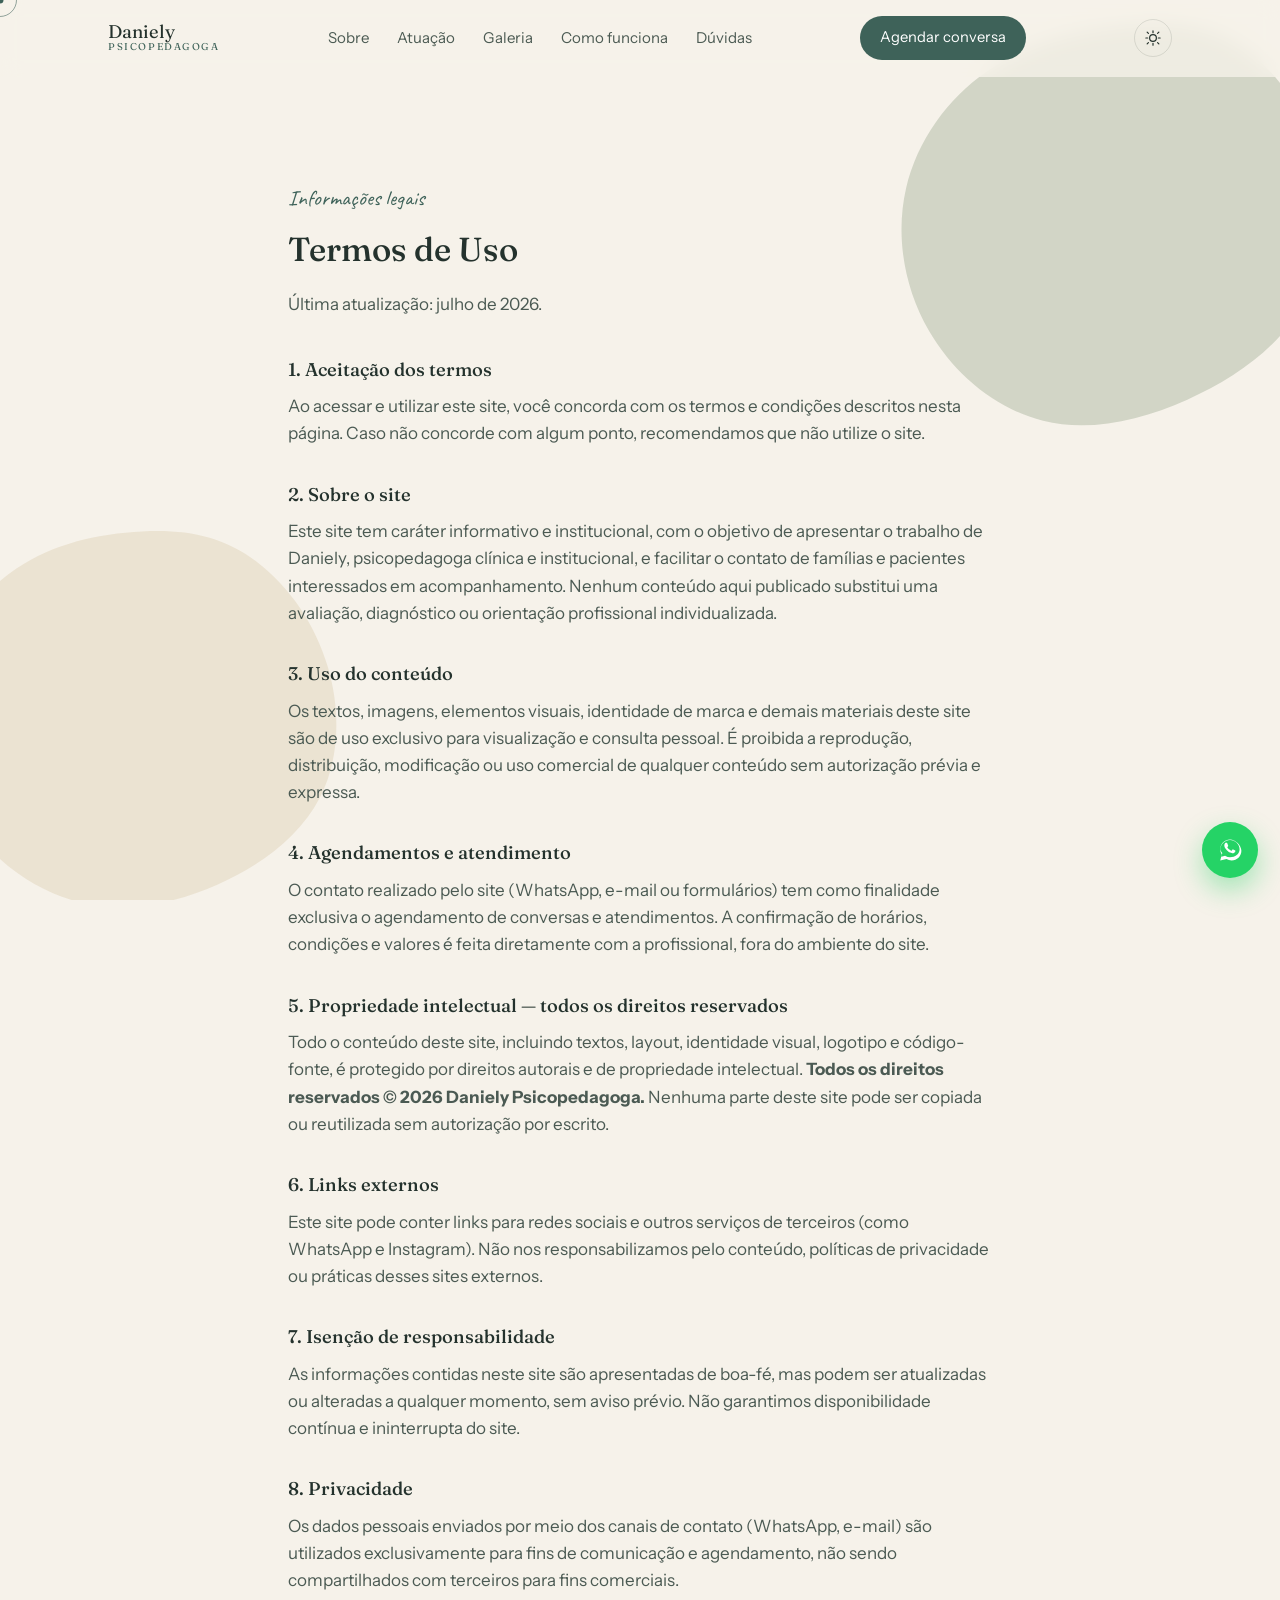
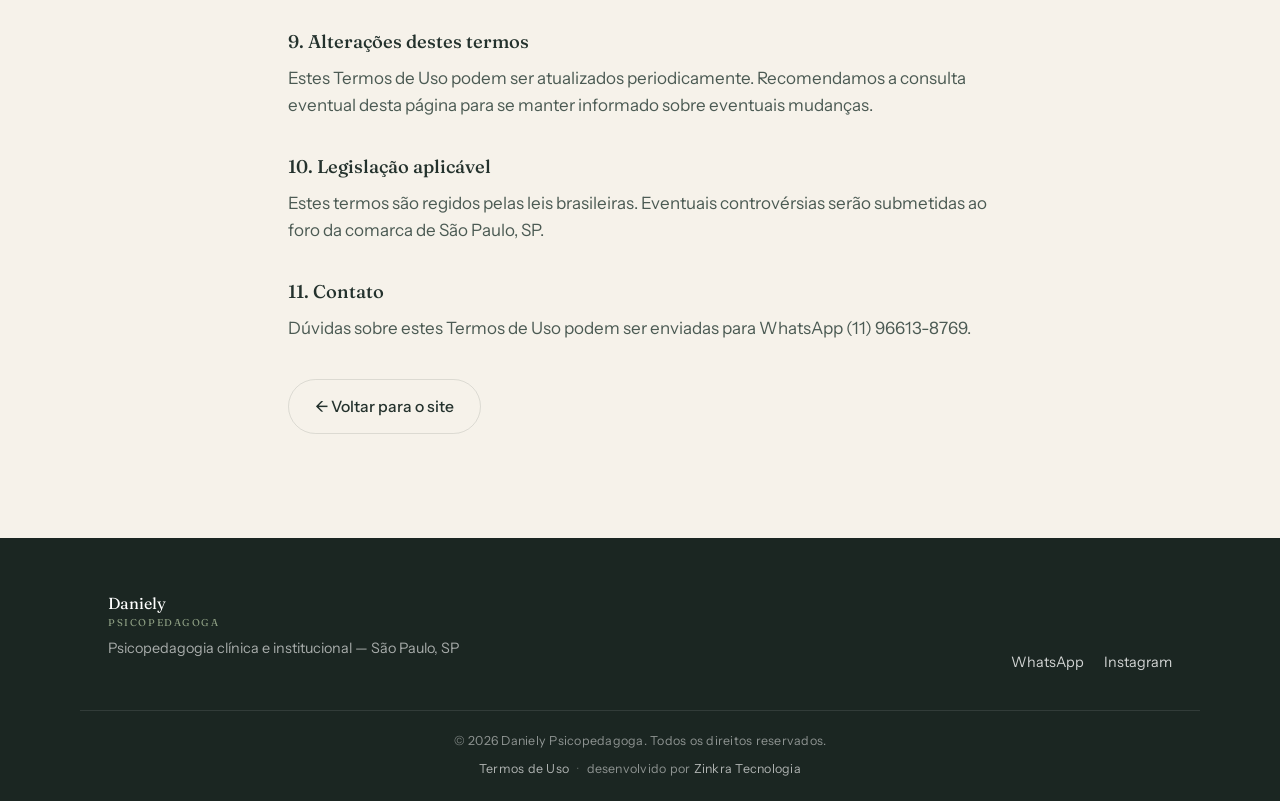
<file: termos-de-uso.html>
<!DOCTYPE html>
<html lang="pt-BR">
<head>
<meta charset="UTF-8">
<meta name="viewport" content="width=device-width, initial-scale=1.0">
<title>Termos de Uso | Daniely Psicopedagoga</title>
<meta name="description" content="Termos de uso e direitos reservados do site de Daniely Psicopedagoga.">
<meta name="robots" content="index, follow">
<link rel="canonical" href="https://www.clinicanexus.com.br/termos-de-uso.html">
<meta name="theme-color" content="#4F7A5E">

<meta property="og:type" content="website">
<meta property="og:site_name" content="Daniely Psicopedagoga">
<meta property="og:locale" content="pt_BR">
<meta property="og:url" content="https://www.clinicanexus.com.br/termos-de-uso.html">
<meta property="og:title" content="Termos de Uso | Daniely Psicopedagoga">
<meta property="og:description" content="Termos de uso e direitos reservados do site de Daniely Psicopedagoga.">
<meta property="og:image" content="https://www.clinicanexus.com.br/assets/og-image.jpg">

<meta name="twitter:card" content="summary_large_image">
<meta name="twitter:title" content="Termos de Uso | Daniely Psicopedagoga">
<meta name="twitter:description" content="Termos de uso e direitos reservados do site de Daniely Psicopedagoga.">
<meta name="twitter:image" content="https://www.clinicanexus.com.br/assets/og-image.jpg">

<link rel="icon" type="image/png" sizes="32x32" href="assets/favicon-32.png">
<link rel="icon" type="image/png" sizes="16x16" href="assets/favicon-16.png">
<link rel="apple-touch-icon" sizes="180x180" href="assets/favicon-180.png">
<link rel="manifest" href="manifest.json">

<link rel="preconnect" href="https://fonts.googleapis.com">
<link rel="preconnect" href="https://fonts.gstatic.com" crossorigin>
<link href="https://fonts.googleapis.com/css2?family=Fraunces:ital,opsz,wght@0,9..144,300;0,9..144,500;0,9..144,600;1,9..144,500&family=Instrument+Sans:wght@400;500;600&family=Caveat:wght@500;600&display=swap" rel="stylesheet">
<link rel="stylesheet" href="style.css">
</head>
<body>
<a class="skip-link" href="#topo">Pular para o conteúdo</a>

<!-- PRELOADER -->
<div class="preloader" id="preloader">
  <span class="preloader-mark preloader-word" aria-hidden="true">Daniely</span>
  <div class="preloader-bar"><span id="preloader-fill"></span></div>
</div>

<!-- custom cursor -->
<div class="cursor-dot" id="cursorDot" aria-hidden="true"></div>
<div class="cursor-ring" id="cursorRing" aria-hidden="true"></div>

<!-- scroll progress -->
<div class="scroll-progress" id="scrollProgress" aria-hidden="true"></div>
<div class="bg-shapes" aria-hidden="true">
  <svg class="blob blob-a" viewBox="0 0 200 200" xmlns="http://www.w3.org/2000/svg">
    <path fill="currentColor" d="M45,-58.5C57.7,-49.5,66.4,-34.5,69.9,-18.3C73.4,-2.1,71.7,15.3,63.6,29.1C55.5,42.9,41,53.1,25.1,60.2C9.2,67.3,-8.1,71.3,-23.9,67.4C-39.7,63.5,-54,51.7,-62.6,36.9C-71.2,22.1,-74.1,4.3,-70.4,-11.7C-66.7,-27.7,-56.4,-42,-43.1,-51.2C-29.8,-60.4,-14.9,-64.5,1.6,-66.5C18.1,-68.5,32.3,-67.5,45,-58.5Z" transform="translate(100 100)" />
  </svg>
  <svg class="blob blob-b" viewBox="0 0 200 200" xmlns="http://www.w3.org/2000/svg">
    <path fill="currentColor" d="M39.5,-51.5C50.9,-42.8,59.6,-29.9,63.8,-15.3C68,-0.7,67.7,15.6,60.9,28.7C54.1,41.8,40.8,51.7,26.1,58.2C11.4,64.7,-4.7,67.8,-19.9,64.3C-35.1,60.8,-49.4,50.7,-58.5,36.9C-67.6,23.1,-71.5,5.6,-68.4,-10.3C-65.3,-26.2,-55.2,-40.5,-42.1,-49.2C-29,-57.9,-14.5,-61,0.6,-61.8C15.7,-62.6,28.1,-60.2,39.5,-51.5Z" transform="translate(100 100)" />
  </svg>
</div>

<!-- NAV -->
<header class="nav" id="nav">
  <div class="nav-inner">
    <a class="brand" href="index.html">
      <span class="brand-word">Daniely<em>psicopedagoga</em></span>
    </a>
    <nav class="nav-links">
      <a href="index.html#sobre">Sobre</a>
      <a href="index.html#atuacao">Atuação</a>
      <a href="index.html#galeria">Galeria</a>
      <a href="index.html#processo">Como funciona</a>
      <a href="index.html#duvidas">Dúvidas</a>
    </nav>
    <a class="nav-cta" href="https://wa.me/5511966138769" target="_blank" rel="noopener">Agendar conversa</a>
    <button class="theme-toggle" id="themeToggle" aria-label="Alternar modo escuro">
      <svg class="icon-sun" viewBox="0 0 24 24" width="18" height="18"><circle cx="12" cy="12" r="4.5" fill="none" stroke="currentColor" stroke-width="1.6"/><g stroke="currentColor" stroke-width="1.6" stroke-linecap="round"><path d="M12 2.5v2.4M12 19.1v2.4M4.2 4.2l1.7 1.7M18.1 18.1l1.7 1.7M2.5 12h2.4M19.1 12h2.4M4.2 19.8l1.7-1.7M18.1 5.9l1.7-1.7"/></g></svg>
      <svg class="icon-moon" viewBox="0 0 24 24" width="18" height="18"><path fill="currentColor" d="M20 14.5A8.5 8.5 0 019.5 4 8.5 8.5 0 1020 14.5z"/></svg>
    </button>
  </div>
</header>

<main id="topo">

  <!-- TERMOS DE USO -->
  <section class="section legal">
    <div class="section-inner narrow">
      <p class="eyebrow reveal">Informações legais</p>
      <h1 class="reveal">Termos de Uso</h1>
      <p class="reveal">Última atualização: julho de 2026.</p>

      <div class="legal-body reveal">
        <h3>1. Aceitação dos termos</h3>
        <p>Ao acessar e utilizar este site, você concorda com os termos e condições descritos
        nesta página. Caso não concorde com algum ponto, recomendamos que não utilize o site.</p>

        <h3>2. Sobre o site</h3>
        <p>Este site tem caráter informativo e institucional, com o objetivo de apresentar o
        trabalho de Daniely, psicopedagoga clínica e institucional, e facilitar o contato de famílias e pacientes interessados
        em acompanhamento. Nenhum conteúdo aqui publicado substitui uma avaliação, diagnóstico ou
        orientação profissional individualizada.</p>

        <h3>3. Uso do conteúdo</h3>
        <p>Os textos, imagens, elementos visuais, identidade de marca e demais materiais deste
        site são de uso exclusivo para visualização e consulta pessoal. É proibida a reprodução,
        distribuição, modificação ou uso comercial de qualquer conteúdo sem autorização prévia e
        expressa.</p>

        <h3>4. Agendamentos e atendimento</h3>
        <p>O contato realizado pelo site (WhatsApp, e-mail ou formulários) tem como finalidade
        exclusiva o agendamento de conversas e atendimentos. A confirmação de horários,
        condições e valores é feita diretamente com a profissional, fora do ambiente do site.</p>

        <h3>5. Propriedade intelectual — todos os direitos reservados</h3>
        <p>Todo o conteúdo deste site, incluindo textos, layout, identidade visual, logotipo e
        código-fonte, é protegido por direitos autorais e de propriedade intelectual.
        <strong>Todos os direitos reservados © 2026 Daniely Psicopedagoga.</strong> Nenhuma parte
        deste site pode ser copiada ou reutilizada sem autorização por escrito.</p>

        <h3>6. Links externos</h3>
        <p>Este site pode conter links para redes sociais e outros serviços de terceiros (como
        WhatsApp e Instagram). Não nos responsabilizamos pelo conteúdo, políticas de privacidade
        ou práticas desses sites externos.</p>

        <h3>7. Isenção de responsabilidade</h3>
        <p>As informações contidas neste site são apresentadas de boa-fé, mas podem ser
        atualizadas ou alteradas a qualquer momento, sem aviso prévio. Não garantimos
        disponibilidade contínua e ininterrupta do site.</p>

        <h3>8. Privacidade</h3>
        <p>Os dados pessoais enviados por meio dos canais de contato (WhatsApp, e-mail) são
        utilizados exclusivamente para fins de comunicação e agendamento, não sendo
        compartilhados com terceiros para fins comerciais.</p>

        <h3>9. Alterações destes termos</h3>
        <p>Estes Termos de Uso podem ser atualizados periodicamente. Recomendamos a consulta
        eventual desta página para se manter informado sobre eventuais mudanças.</p>

        <h3>10. Legislação aplicável</h3>
        <p>Estes termos são regidos pelas leis brasileiras. Eventuais controvérsias serão
        submetidas ao foro da comarca de São Paulo, SP.</p>

        <h3>11. Contato</h3>
        <p>Dúvidas sobre estes Termos de Uso podem ser enviadas para
        <a href="https://wa.me/5511966138769" target="_blank" rel="noopener">WhatsApp (11) 96613-8769</a>.</p>
      </div>

      <a class="btn btn-ghost reveal" href="index.html">← Voltar para o site</a>
    </div>
  </section>

</main>

<footer class="footer">
  <div class="section-inner footer-inner">
    <div>
      <span class="brand-word small">Daniely<em>psicopedagoga</em></span>
      <p>Psicopedagogia clínica e institucional — São Paulo, SP</p>
    </div>
    <div class="footer-contact">
      <a href="https://wa.me/5511966138769" target="_blank" rel="noopener">WhatsApp</a>
      <a href="https://www.instagram.com/daniely.psicopedagoga/" target="_blank" rel="noopener">Instagram</a>
    </div>
  </div>
  <div class="footer-credit">
    <p class="footer-copyright">© 2026 Daniely Psicopedagoga. Todos os direitos reservados.</p>
    <div class="footer-links">
      <a href="termos-de-uso.html">Termos de Uso</a>
      <span class="footer-dot" aria-hidden="true">·</span>
      <span>desenvolvido por <a href="https://zinkra.com.br" target="_blank" rel="noopener">Zinkra Tecnologia</a></span>
    </div>
  </div>
</footer>

<a class="wa-float" href="https://wa.me/5511966138769" target="_blank" rel="noopener" aria-label="Conversar no WhatsApp">
  <svg viewBox="0 0 32 32" width="26" height="26" fill="currentColor"><path d="M16 3C9.4 3 4 8.4 4 15c0 2.4.7 4.6 1.9 6.5L4 29l7.7-1.8c1.9 1 4 1.6 6.3 1.6 6.6 0 12-5.4 12-12S22.6 3 16 3zm0 21.8c-2 0-3.9-.5-5.6-1.5l-.4-.2-4.6 1.1 1.1-4.5-.3-.4C4.9 17.6 4.2 15.9 4.2 15 4.2 9.1 9.6 3.7 16 3.7S27.8 9.1 27.8 15 22.4 24.8 16 24.8zm6.3-8.4c-.3-.2-2-1-2.3-1.1-.3-.1-.5-.2-.8.2-.2.3-.9 1.1-1.1 1.3-.2.2-.4.3-.7.1-.3-.2-1.4-.5-2.7-1.7-1-.9-1.7-2-1.9-2.3-.2-.3 0-.5.1-.7.1-.1.3-.4.5-.6.2-.2.2-.3.3-.6.1-.2 0-.5 0-.7-.1-.2-.8-1.9-1.1-2.6-.3-.7-.6-.6-.8-.6h-.7c-.2 0-.6.1-.9.4-.3.3-1.2 1.2-1.2 2.9s1.2 3.4 1.4 3.6c.2.2 2.4 3.7 5.8 5.1.8.3 1.4.6 1.9.7.8.3 1.5.2 2.1.1.6-.1 2-.8 2.2-1.6.3-.8.3-1.5.2-1.6-.1-.2-.3-.2-.6-.4z"/></svg>
</a>

<button class="to-top" id="toTop" aria-label="Voltar ao topo">
  <svg viewBox="0 0 40 40" width="44" height="44" class="to-top-ring">
    <circle cx="20" cy="20" r="17.5" fill="none" stroke="rgba(36,50,45,.12)" stroke-width="2"/>
    <circle cx="20" cy="20" r="17.5" fill="none" stroke="currentColor" stroke-width="2" id="toTopProgress" stroke-linecap="round" transform="rotate(-90 20 20)"/>
  </svg>
  <svg class="to-top-arrow" viewBox="0 0 24 24" width="16" height="16"><path fill="none" stroke="currentColor" stroke-width="2" stroke-linecap="round" stroke-linejoin="round" d="M12 19V5M5 12l7-7 7 7"/></svg>
</button>

<script src="script.js"></script>
</body>
</html>
</file>
<file: style.css>
/* =========================================================
   Daniely Psicopedagoga — Design tokens
   Color: cream #F6F2EA · ink #253530 · slate teal #3E6259
          eucalipto #4F7A5E · sage #8FA084 · sand #E7DCC6
   Type: Fraunces (display) + Instrument Sans (body) + Caveat (signature)
   ========================================================= */

:root{
  --cream: #F6F2EA;
  --paper: #FBF8F2;
  --ink: #24322D;
  --ink-soft: #4B5A53;
  --teal: #3E6259;
  --eucalipto: #4F7A5E;
  --sage: #8FA084;
  --sand: #E7DCC6;
  --sand-deep: #D8C8A6;
  --line: rgba(36,50,45,0.12);

  /* fixed-dark tokens: stay dark regardless of light/dark toggle,
     used for bands that always carry light text (footer, CTA) */
  --fixed-dark-bg: #24322D;
  --fixed-dark-bg-2: #1B2622;
  --fixed-accent: #3E6259;

  --display: "Fraunces", "Iowan Old Style", serif;
  --body: "Instrument Sans", "Helvetica Neue", Arial, sans-serif;
  --hand: "Caveat", cursive;

  --container: 1120px;
  --radius: 22px;
}

*{ box-sizing:border-box; }
html{ scroll-behavior:smooth; }
body{
  margin:0;
  background:var(--cream);
  color:var(--ink);
  font-family:var(--body);
  font-size:17px;
  line-height:1.6;
  -webkit-font-smoothing:antialiased;
}
img,svg{ display:block; max-width:100%; }
a{ color:inherit; text-decoration:none; }
ul,ol{ margin:0; padding:0; list-style:none; }
h1,h2,h3{ font-family:var(--display); color:var(--ink); margin:0 0 .5em; font-weight:500; }
p{ margin:0 0 1em; color:var(--ink-soft); }

.section-inner{ max-width:var(--container); margin:0 auto; padding:0 28px; }
.section-inner.narrow{ max-width:760px; }
.section-inner.center{ text-align:center; }
.section{ padding:104px 0; position:relative; }
.section-tint{ background:var(--paper); }

.eyebrow{
  font-family:var(--hand);
  font-size:1.35rem;
  color:var(--teal);
  margin:0 0 .3em;
}
.eyebrow.center{ text-align:center; }
h1, h2{ font-size:clamp(1.7rem, 2.6vw, 2.5rem); max-width:640px; }
.center h2{ margin-left:auto; margin-right:auto; }

.skip-link{
  position:absolute; left:12px; top:-60px; z-index:300;
  background:var(--teal); color:#fff; padding:12px 20px; border-radius:10px;
  font-size:.9rem; transition:top .2s ease;
}
.skip-link:focus{ top:12px; }

/* ---------- legal pages (termos de uso) ---------- */
.legal-body{ margin-top:36px; }
.legal-body h3{ font-size:1.15rem; margin-top:32px; }
.legal-body h3:first-child{ margin-top:0; }
.legal .btn-ghost{ display:inline-block; margin-top:20px; }

/* ---------- reveal-on-scroll ---------- */
.reveal{
  opacity:0;
  transform:translateY(28px) scale(.97);
  transition:opacity .8s cubic-bezier(.16,1,.3,1), transform .8s cubic-bezier(.16,1,.3,1);
}
.reveal.visible{ opacity:1; transform:none; }
@media (prefers-reduced-motion: reduce){
  .reveal{ opacity:1; transform:none; transition:none; }
}

/* ---------- cursor glow ---------- */
.cursor-glow{
  position:fixed; width:420px; height:420px; border-radius:50%;
  background:radial-gradient(circle, rgba(143,160,132,.22) 0%, rgba(143,160,132,0) 70%);
  pointer-events:none; z-index:5; transform:translate(-50%,-50%);
  left:var(--gx,50%); top:var(--gy,50%);
  transition:opacity .4s ease; opacity:0;
}
.cursor-glow.active{ opacity:1; }
@media (max-width:900px){ .cursor-glow{ display:none; } }

/* ---------- ambient blobs ---------- */
.bg-shapes{ position:fixed; inset:0; z-index:-1; overflow:hidden; pointer-events:none; }
.blob{ position:absolute; width:46vw; max-width:640px; opacity:.35; animation:drift 22s ease-in-out infinite; }
.blob-a{ color:var(--sage); top:-8%; right:-10%; }
.blob-b{ color:var(--sand-deep); bottom:-12%; left:-12%; animation-duration:28s; animation-delay:-6s; }
@keyframes drift{
  0%,100%{ transform:translate(0,0) scale(1); }
  50%{ transform:translate(-3%, 4%) scale(1.05); }
}

/* ---------- nav ---------- */
.nav{
  position:sticky; top:0; z-index:50;
  background:rgba(246,242,234,0.78);
  backdrop-filter:blur(10px);
  border-bottom:1px solid transparent;
  transition:border-color .3s ease, box-shadow .3s ease;
}
.nav.scrolled{ border-color:var(--line); box-shadow:0 6px 24px rgba(36,50,45,.06); }
.nav-inner{
  max-width:var(--container); margin:0 auto; padding:16px 28px;
  display:flex; align-items:center; justify-content:space-between; gap:24px;
}
.brand{ display:flex; align-items:center; gap:10px; color:var(--teal); }
.brand-mark{ flex:none; display:flex; }
.brand-mark img{ height:36px; width:auto; display:block; }
.brand-word{ font-family:var(--display); font-size:1.15rem; color:var(--ink); line-height:1.1; }
.brand-word em{ display:block; font-style:normal; font-size:.62rem; letter-spacing:.16em; text-transform:uppercase; color:var(--teal); }
.brand-word.small{ font-size:1rem; }

.nav-links{ display:flex; gap:28px; }
.nav-links a{ font-size:.94rem; color:var(--ink-soft); position:relative; }
.nav-links a:hover{ color:var(--teal); }

.nav-cta{
  background:var(--teal); color:#fff; padding:10px 20px; border-radius:999px;
  font-size:.92rem; white-space:nowrap; transition:background .25s ease, transform .25s ease;
}
.nav-cta:hover{ background:var(--eucalipto); transform:translateY(-1px); }

@media (max-width:800px){
  .nav-links{ display:none; }
}

/* ---------- buttons ---------- */
.btn{
  display:inline-flex; align-items:center; gap:8px;
  padding:14px 26px; border-radius:999px; font-size:.98rem; font-weight:500;
  transition:transform .25s ease, background .25s ease, box-shadow .25s ease;
}
.btn-primary{ background:var(--teal); color:#fff; box-shadow:0 10px 24px rgba(62,98,89,.25); }
.btn-primary:hover{ background:var(--eucalipto); transform:translateY(-2px); }
.btn-ghost{ color:var(--ink); border:1px solid var(--line); background:transparent; }
.btn-ghost:hover{ border-color:var(--teal); color:var(--teal); }

/* ---------- hero ---------- */
.hero{
  padding:120px 0 90px;
  max-width:var(--container); margin:0 auto; padding-left:28px; padding-right:28px;
  display:grid; grid-template-columns:1.15fr .85fr; gap:40px; align-items:center;
}
.hero-inner{ max-width:560px; }
.hero-logo{ width:180px; height:auto; margin-bottom:22px; }
.hero-title{
  font-size:clamp(2.3rem, 4.4vw, 3.6rem);
  line-height:1.12;
  letter-spacing:-.01em;
}
.underline-wrap{ position:relative; display:inline-block; color:var(--teal); font-style:italic; }
.pen-underline{ position:absolute; left:0; bottom:-6px; width:100%; height:14px; overflow:visible; }
.pen-underline path{
  fill:none; stroke:var(--sand-deep); stroke-width:6; stroke-linecap:round;
  stroke-dasharray:400; stroke-dashoffset:400;
  animation:draw 1.4s .5s ease forwards;
}
@keyframes draw{ to{ stroke-dashoffset:0; } }

.hero-sub{ font-size:1.08rem; max-width:480px; margin-top:18px; }
.hero-actions{ display:flex; gap:14px; margin-top:30px; flex-wrap:wrap; }

.hero-figure{ position:relative; height:400px; perspective:1000px; }
.hero-3d{ position:absolute; inset:-40px -20px; width:calc(100% + 40px); height:calc(100% + 80px); }
.tilt{ transform-style:preserve-3d; will-change:transform; transition:transform .15s ease-out, box-shadow .3s ease; }
.figure-card{
  position:absolute; background:rgba(251,248,242,.92); border:1px solid var(--line);
  border-radius:16px; padding:16px 20px; box-shadow:0 18px 40px rgba(36,50,45,.1);
  backdrop-filter:blur(6px); animation:float 6s ease-in-out infinite;
}
.figure-card .figure-label{ font-family:var(--display); font-size:.95rem; color:var(--ink); }
.figure-line{ display:block; width:70px; height:3px; background:var(--sage); border-radius:2px; margin-top:10px; }
.figure-card-1{ top:6%; left:6%; animation-delay:0s; }
.figure-card-2{ top:42%; right:2%; animation-delay:1.4s; }
.figure-card-3{ bottom:4%; left:18%; animation-delay:2.6s; }
@keyframes float{ 0%,100%{ transform:translateY(0);} 50%{ transform:translateY(-10px);} }

@media (max-width:900px){
  .hero{ grid-template-columns:1fr; padding-top:60px; }
  .hero-figure{ display:none; }
}

/* ---------- marquee ribbon ---------- */
.marquee{
  background:var(--eucalipto); color:var(--cream);
  overflow:hidden; padding:16px 0;
  margin:0 0 20px;
}
.marquee-track{
  display:flex; align-items:center; gap:18px; white-space:nowrap; width:max-content;
  animation:marquee 130s linear infinite;
  font-family:var(--display); font-style:italic; font-size:1.15rem;
}
.marquee-track .dot{ color:var(--sand); font-style:normal; }
@keyframes marquee{
  from{ transform:translateX(0); }
  to{ transform:translateX(-50%); }
}
.marquee:hover .marquee-track{ animation-play-state:paused; }
@media (prefers-reduced-motion: reduce){
  .marquee-track{ animation:none; }
}

/* ---------- split (sobre) ---------- */
.split{ display:grid; grid-template-columns:.85fr 1.15fr; gap:56px; align-items:center; }
.portrait-frame{ position:relative; }
.portrait-placeholder{
  aspect-ratio:4/5; border-radius:var(--radius);
  background:linear-gradient(160deg, var(--sand) 0%, var(--sage) 100%);
  display:flex; align-items:center; justify-content:center;
  color:rgba(36,50,45,.55); font-family:var(--display); font-size:1.1rem; text-align:center;
}
.portrait-photo{
  aspect-ratio:4/5; border-radius:var(--radius); overflow:hidden;
}
.portrait-photo img{
  width:100%; height:100%; object-fit:cover; display:block;
}
.frame-underline{ position:absolute; bottom:-16px; right:8%; width:70%; height:18px; color:var(--teal); }
.frame-underline path{ fill:none; stroke:currentColor; stroke-width:4; stroke-linecap:round; }

.credentials{ margin-top:22px; display:flex; flex-direction:column; gap:10px; }
.credentials li{
  padding-left:26px; position:relative; color:var(--ink-soft); font-size:.96rem;
}
.credentials li::before{
  content:""; position:absolute; left:0; top:.5em; width:14px; height:2px; background:var(--eucalipto);
}

@media (max-width:860px){
  .split{ grid-template-columns:1fr; }
}

/* ---------- cards (atuação) ---------- */
.cards{ margin-top:48px; display:grid; grid-template-columns:repeat(2,1fr); gap:20px; perspective:1200px; }
.card{
  background:var(--paper); border:1px solid var(--line); border-radius:18px;
  padding:28px 26px; transform-style:preserve-3d; will-change:transform;
  transition:transform .15s ease-out, box-shadow .3s ease;
}
.card:hover{ box-shadow:0 22px 44px rgba(36,50,45,.14); }
.card-index{
  display:block; font-family:var(--display); font-size:1.08rem; color:var(--teal); margin-bottom:10px;
  transform:translateZ(18px);
}
.card p{ margin:0; font-size:.95rem; transform:translateZ(10px); }

@media (max-width:700px){ .cards{ grid-template-columns:1fr; } }

/* ---------- process ---------- */
.process{ margin-top:52px; display:flex; flex-direction:column; gap:0; max-width:720px; margin-left:auto; margin-right:auto; }
.process-step{
  display:grid; grid-template-columns:64px 1fr; gap:22px; padding:26px 0;
  border-top:1px solid var(--line);
}
.process-step:last-child{ border-bottom:1px solid var(--line); }
.step-num{ font-family:var(--display); font-size:1.6rem; color:var(--sage); }
.process-step h3{ font-size:1.1rem; margin-bottom:6px; }
.process-step p{ margin:0; font-size:.95rem; }

/* ---------- quotes ---------- */
.quotes{ margin-top:44px; display:grid; grid-template-columns:1fr 1fr; gap:24px; }
.quote{
  background:var(--paper); border-radius:18px; padding:30px 28px; border:1px solid var(--line);
}
.quote p{ font-family:var(--display); font-size:1.12rem; color:var(--ink); font-style:italic; margin-bottom:14px; }
.quote cite{ font-size:.82rem; color:var(--ink-soft); font-style:normal; }
.quote-note{ text-align:center; font-size:.78rem; color:var(--ink-soft); margin-top:18px; opacity:.75; }
@media (max-width:760px){ .quotes{ grid-template-columns:1fr; } }

/* ---------- FAQ ---------- */
.faq{ margin-top:40px; display:flex; flex-direction:column; gap:12px; }
.faq-item{
  background:var(--paper); border:1px solid var(--line); border-radius:14px; padding:18px 22px;
}
.faq-item summary{
  cursor:pointer; font-family:var(--display); font-size:1.02rem; color:var(--ink);
  list-style:none; display:flex; justify-content:space-between; align-items:center; gap:12px;
}
.faq-item summary::-webkit-details-marker{ display:none; }
.faq-item summary::after{
  content:"+"; color:var(--teal); font-size:1.3rem; transition:transform .25s ease; flex:none;
}
.faq-item[open] summary::after{ transform:rotate(45deg); }
.faq-item p{ margin:14px 0 0; font-size:.95rem; }

/* ---------- CTA final ---------- */
.cta-final{
  padding:110px 0; text-align:center; background:var(--fixed-accent); color:#fff;
  background-image:radial-gradient(circle at 20% 20%, rgba(255,255,255,.06), transparent 40%);
}
.cta-final h2{ color:#fff; margin-left:auto; margin-right:auto; }
.cta-final p{ color:rgba(255,255,255,.82); margin-bottom:28px; }
.cta-final .btn-primary{ background:#fff; color:var(--fixed-accent); box-shadow:none; }
.cta-final .btn-primary:hover{ background:var(--sand); }

/* ---------- footer ---------- */
.footer{ background:var(--fixed-dark-bg-2); color:rgba(255,255,255,.72); padding:52px 0 0; }
.footer-inner{
  display:flex; justify-content:space-between; flex-wrap:wrap; gap:24px; padding-bottom:36px;
  border-bottom:1px solid rgba(255,255,255,.1);
}
.footer .brand-word{ color:#fff; }
.footer .brand-word em{ color:var(--sage); }
.footer p{ color:rgba(255,255,255,.62); margin-top:8px; font-size:.9rem; }
.footer-contact{ display:flex; gap:20px; flex-wrap:wrap; align-self:flex-end; }
.footer-contact a{ font-size:.9rem; color:rgba(255,255,255,.8); }
.footer-contact a:hover{ color:#fff; }
.footer-credit{
  display:flex; flex-direction:column; align-items:center; gap:8px;
  text-align:center; font-size:.78rem; color:rgba(255,255,255,.5);
  padding:20px 0 22px; letter-spacing:.02em;
}
.footer-credit p.footer-copyright{ margin:0; color:rgba(255,255,255,.5); font-size:.78rem; }
.footer-links{ display:flex; align-items:center; gap:8px; flex-wrap:wrap; justify-content:center; }
.footer-dot{ opacity:.5; }
.footer-credit a{ color:rgba(255,255,255,.65); transition:color .2s ease; }
.footer-credit a:hover{ color:#fff; }

/* ---------- WhatsApp float button ---------- */
.wa-float{
  position:fixed; right:22px; bottom:22px; z-index:60;
  width:56px; height:56px; border-radius:50%;
  background:#25D366; color:#fff; display:flex; align-items:center; justify-content:center;
  box-shadow:0 12px 28px rgba(37,211,102,.4);
  animation:pulse 2.6s ease-in-out infinite;
}
@keyframes pulse{
  0%,100%{ box-shadow:0 12px 28px rgba(37,211,102,.4); }
  50%{ box-shadow:0 12px 28px rgba(37,211,102,.7); }
}

@media (max-width:600px){
  .section{ padding:72px 0; }
  .hero{ padding-top:44px; }
}

/* =========================================================
   PREMIUM LAYER — preloader, cursor, dark mode, carousel,
   magnetic buttons, scroll progress, timeline, back-to-top
   ========================================================= */

/* ---------- dark mode tokens ---------- */
html.dark{
  --cream: #1B2622;
  --paper: #202E29;
  --ink: #F3EFE6;
  --ink-soft: #B9C4BC;
  --teal: #8FC9B8;
  --eucalipto: #7FBFA0;
  --sage: #9CC0A0;
  --sand: #E7DCC6;
  --sand-deep: #C9B98F;
  --line: rgba(243,239,230,0.12);
}
html.dark body{ background:var(--cream); }
html.dark .nav{ background:rgba(27,38,34,0.78); }
html.dark .btn-ghost{ border-color:rgba(243,239,230,.2); }
html.dark .figure-card{ background:rgba(32,46,41,.88); }
html{ transition:background .4s ease; }
body, .nav, .card, .figure-card, .faq-item, .quote, .footer{
  transition:background-color .4s ease, color .4s ease, border-color .4s ease;
}

.theme-toggle{
  width:38px; height:38px; border-radius:50%; border:1px solid var(--line);
  background:transparent; color:var(--ink); display:flex; align-items:center; justify-content:center;
  cursor:pointer; flex:none; transition:border-color .25s ease, transform .3s ease;
}
.theme-toggle:hover{ border-color:var(--teal); transform:rotate(15deg); }
.icon-moon{ display:none; }
html.dark .icon-sun{ display:none; }
html.dark .icon-moon{ display:block; }

/* ---------- preloader ---------- */
.preloader{
  position:fixed; inset:0; z-index:200; background:var(--cream);
  display:flex; flex-direction:column; align-items:center; justify-content:center; gap:22px;
  transition:opacity .6s ease, visibility .6s ease;
}
.preloader.done{ opacity:0; visibility:hidden; pointer-events:none; }
.preloader-word{ font-family:var(--display); font-style:italic; font-weight:500; font-size:2.6rem; color:var(--teal); line-height:1; }
.preloader-mark{
  width:auto; height:auto; opacity:0; transform:scale(.8);
  animation:preloader-pop .7s cubic-bezier(.2,.9,.3,1.3) forwards;
}
@keyframes preloader-pop{ to{ opacity:1; transform:scale(1); } }
.preloader-bar{ width:160px; height:2px; background:var(--line); border-radius:2px; overflow:hidden; }
.preloader-bar span{ display:block; height:100%; width:0%; background:var(--teal); transition:width .2s ease; }

/* ---------- custom cursor ---------- */
.cursor-dot, .cursor-ring{
  position:fixed; top:0; left:0; border-radius:50%; pointer-events:none; z-index:150;
  transform:translate(-50%,-50%); mix-blend-mode:normal;
}
.cursor-dot{ width:7px; height:7px; background:var(--teal); transition:opacity .2s ease; }
.cursor-ring{
  width:34px; height:34px; border:1.4px solid var(--teal); opacity:.55;
  transition:width .2s ease, height .2s ease, opacity .2s ease, border-color .2s ease, background .2s ease;
}
.cursor-ring.hovering{ width:56px; height:56px; background:rgba(143,160,132,.12); opacity:.9; }
@media (max-width:900px), (hover:none){
  .cursor-dot, .cursor-ring{ display:none; }
}
@media (min-width:901px) and (hover:hover){
  html, a, button{ cursor:none; }
}

/* ---------- scroll progress bar ---------- */
.scroll-progress{
  position:fixed; top:0; left:0; height:3px; width:0%; z-index:120;
  background:linear-gradient(90deg, var(--teal), var(--sage));
  transition:width .1s linear;
}

/* ---------- magnetic buttons ---------- */
.magnetic{ transition:transform .25s cubic-bezier(.2,.9,.3,1.3), background .25s ease, box-shadow .25s ease; }

/* ---------- quotes carousel ---------- */
.quotes-carousel{
  margin:44px auto 0; position:relative;
  max-width:756px; padding:0 58px;
}
.quotes-viewport{ overflow:hidden; }
.quotes-track{ display:flex; transition:transform .6s cubic-bezier(.65,0,.35,1); }
.quotes-track .quote{
  flex:0 0 100%; margin:0; background:var(--paper);
  border-radius:20px; padding:40px 44px; border:1px solid var(--line); text-align:center;
}
.quote-mark{ color:var(--sage); margin:0 auto 14px; }
.quotes-track .quote p{
  font-family:var(--display); font-size:1.25rem; color:var(--ink); font-style:italic; margin-bottom:16px;
}
.quotes-track .quote cite{ font-size:.82rem; color:var(--ink-soft); font-style:normal; }
.quotes-arrow{
  position:absolute; top:calc(50% - 22px); transform:translateY(-50%); z-index:2;
  width:44px; height:44px; border-radius:50%; border:1px solid var(--line);
  background:var(--paper); color:var(--ink); font-size:1.4rem; line-height:1; cursor:pointer;
  display:flex; align-items:center; justify-content:center;
  box-shadow:0 10px 24px rgba(36,50,45,.12);
  transition:background .2s ease, color .2s ease, border-color .2s ease, transform .2s ease;
}
.quotes-arrow:hover{ background:var(--teal); color:#fff; border-color:var(--teal); transform:translateY(-50%) scale(1.07); }
.quotes-prev{ left:0; }
.quotes-next{ right:0; }
.quotes-dots{ display:flex; justify-content:center; gap:10px; margin-top:26px; }
.quotes-dots button{
  width:9px; height:9px; border-radius:50%; border:none; background:var(--line); cursor:pointer;
  transition:background .25s ease, transform .25s ease;
}
.quotes-dots button.active{ background:var(--teal); transform:scale(1.3); }
@media (max-width:560px){
  .quotes-carousel{ padding:0 46px; }
  .quotes-arrow{ width:36px; height:36px; font-size:1.2rem; }
  .quotes-track .quote{ padding:32px 24px; }
}

/* ---------- gallery feature carousel ---------- */
.gallery-feature{
  position:relative; margin-top:36px; border-radius:var(--radius); overflow:hidden;
  width:100%; height:clamp(320px, 60vh, 560px);
  background:var(--paper); box-shadow:0 24px 60px rgba(36,50,45,.18);
}
.gallery-feature-track{ position:relative; width:100%; height:100%; }
.gallery-slide{
  position:absolute; inset:0; margin:0; overflow:hidden;
  opacity:0; transition:opacity .25s ease; z-index:0;
}
.gallery-slide.is-active{ opacity:1; z-index:1; }
.gallery-slide img{
  width:100%; height:100%; object-fit:cover; object-position:center 22%; display:block;
  transform:scale(1.02); transition:transform 6.5s ease-out;
}
.gallery-slide.is-active img{ transform:scale(1.1); }

/* three different "pencil scratch" wipe transitions, cycled by JS */
.gallery-slide.is-active.wipe-h{ animation:wipe-h .9s cubic-bezier(.65,0,.35,1) both; }
.gallery-slide.is-active.wipe-d{ animation:wipe-d .9s cubic-bezier(.65,0,.35,1) both; }
.gallery-slide.is-active.wipe-c{ animation:wipe-c .9s cubic-bezier(.65,0,.35,1) both; }
@keyframes wipe-h{
  from{ clip-path:inset(0 100% 0 0); }
  to{ clip-path:inset(0 0 0 0); }
}
@keyframes wipe-d{
  from{ clip-path:polygon(0% 0%, 0% 0%, -25% 100%, -25% 100%); }
  to{ clip-path:polygon(0% 0%, 125% 0%, 100% 100%, -25% 100%); }
}
@keyframes wipe-c{
  from{ clip-path:circle(0% at 50% 50%); }
  to{ clip-path:circle(150% at 50% 50%); }
}

/* little pencil "scribble" that scratches across during each transition */
.gallery-scratch{ position:absolute; inset:0; width:100%; height:100%; z-index:2; pointer-events:none; }
.gallery-scratch path{
  fill:none; stroke:rgba(255,255,255,.9); stroke-width:2.4;
  stroke-linecap:round; stroke-linejoin:round;
  stroke-dasharray:100; stroke-dashoffset:100; opacity:0;
  filter:drop-shadow(0 0 3px rgba(24,32,28,.5));
}
.gallery-scratch.play-h .scratch-h,
.gallery-scratch.play-d .scratch-d,
.gallery-scratch.play-c .scratch-c{
  animation:scratch-draw .75s ease-out forwards;
}
@keyframes scratch-draw{
  0%   { stroke-dashoffset:100; opacity:.95; }
  65%  { stroke-dashoffset:0; opacity:.95; }
  100% { stroke-dashoffset:0; opacity:0; }
}

.gallery-feature::after{
  content:""; position:absolute; inset:0; pointer-events:none; z-index:1;
  background:linear-gradient(0deg, rgba(24,32,28,.35) 0%, rgba(24,32,28,0) 30%);
}
.gallery-feature .gallery-arrow{
  position:absolute; top:calc(50% - 20px); transform:translateY(-50%); z-index:3;
  width:44px; height:44px; border-radius:50%; border:1px solid rgba(255,255,255,.5);
  background:rgba(24,32,28,.35); color:#fff; font-size:1.4rem; line-height:1; cursor:pointer;
  display:flex; align-items:center; justify-content:center; backdrop-filter:blur(3px);
  transition:background .2s ease, transform .2s ease;
}
.gallery-feature .gallery-arrow:hover{ background:var(--teal); transform:translateY(-50%) scale(1.08); }
.gallery-feature .gallery-prev{ left:16px; }
.gallery-feature .gallery-next{ right:16px; }
.gallery-progress{
  position:absolute; left:16px; right:16px; bottom:14px; height:3px; z-index:3;
  background:rgba(255,255,255,.3); border-radius:2px; overflow:hidden;
}
.gallery-progress span{ display:block; height:100%; width:0%; background:#fff; border-radius:2px; }
.gallery-progress span.run{ animation:gallery-fill 5.5s linear forwards; }
.gallery-feature:hover .gallery-progress span.run{ animation-play-state:paused; }
@keyframes gallery-fill{ from{ width:0%; } to{ width:100%; } }
.gallery-dots{ display:flex; justify-content:center; gap:10px; margin-top:20px; }
.gallery-dots button{
  width:9px; height:9px; border-radius:50%; border:none; background:var(--line); cursor:pointer;
  transition:background .25s ease, transform .25s ease;
}
.gallery-dots button.active{ background:var(--teal); transform:scale(1.3); }
@media (max-width:760px){
  .gallery-feature{ height:clamp(280px, 52vh, 440px); margin-top:28px; }
}
@media (prefers-reduced-motion: reduce){
  .gallery-slide img{ transition:none; }
  .gallery-slide.is-active img{ transform:scale(1.02); }
  .gallery-slide.is-active.wipe-h,
  .gallery-slide.is-active.wipe-d,
  .gallery-slide.is-active.wipe-c{ animation:none; clip-path:none; }
  .gallery-scratch path{ animation:none !important; opacity:0; }
  .gallery-progress span.run{ animation:none; width:100%; }
}
@media (max-width:760px){
  .gallery-feature{ aspect-ratio:4/5; max-height:520px; }
  .gallery-feature .gallery-arrow{ width:38px; height:38px; font-size:1.2rem; }
}

/* ---------- hand-drawn scroll doodles ---------- */
.hero, .footer, .cta-final{ position:relative; }
.doodle{
  position:absolute; width:64px; height:64px; pointer-events:none; z-index:1;
  color:var(--sand-deep);
}
html.dark .doodle{ color:var(--sage); }
.doodle path{
  fill:none; stroke:currentColor; stroke-width:3;
  stroke-linecap:round; stroke-linejoin:round;
  stroke-dasharray:100; stroke-dashoffset:100;
  opacity:0;
}
/* once revealed, the line keeps drawing itself, fading out and redrawing in an endless loop */
.doodle.seen path{
  animation:doodle-draw 7.5s ease-in-out infinite;
}
@keyframes doodle-draw{
  0%   { stroke-dashoffset:100; opacity:0; }
  8%   { opacity:.8; }
  40%  { stroke-dashoffset:0; opacity:.8; }
  62%  { stroke-dashoffset:0; opacity:.8; }
  85%  { opacity:0; }
  100% { stroke-dashoffset:-100; opacity:0; }
}
/* stagger duration/delay so doodles never all draw in sync */
.doodle-v1.seen path{ animation-duration:7.5s; animation-delay:0s; }
.doodle-v2.seen path{ animation-duration:9s; animation-delay:-3s; }
.doodle-v3.seen path{ animation-duration:6.4s; animation-delay:-1.6s; }
.doodle-v4.seen path{ animation-duration:8.2s; animation-delay:-4.8s; }
.doodle-rainbow.seen path:nth-child(2){ animation-delay:-.4s; }
.doodle-rainbow.seen path:nth-child(3){ animation-delay:-.8s; }

/* shape sizing */
.doodle-sparkle{ width:52px; height:52px; }
.doodle-arrow{ width:82px; height:82px; }
.doodle-cloud{ width:82px; height:62px; }
.doodle-rainbow{ width:120px; height:64px; }
.doodle-sun{ width:58px; height:58px; }
.doodle-flower{ width:56px; height:56px; }
.doodle-book{ width:64px; height:48px; }

/* light variant for doodles sitting on dark backgrounds (footer, CTA) */
.doodle-light{ color:rgba(255,255,255,.55); }

/* ---- placement, one bespoke spot per doodle instance ---- */
.doodle-hero-1{ top:16%; left:2%; transform:rotate(-6deg); }

.doodle-sobre-1{ top:4%; right:5%; transform:rotate(-8deg); }
.doodle-sobre-2{ bottom:6%; left:2%; transform:rotate(6deg); }

.doodle-atuacao-1{ top:10%; left:2%; transform:rotate(8deg); }
.doodle-atuacao-2{ top:10%; right:3%; transform:rotate(-5deg); }

.doodle-galeria-1{ top:6%; right:3%; transform:rotate(-6deg); }
.doodle-galeria-2{ bottom:8%; left:2%; transform:rotate(5deg); }

.doodle-processo-1{ top:8%; left:1%; transform:rotate(2deg); }
.doodle-processo-2{ bottom:6%; right:2%; transform:rotate(-4deg); }

.doodle-depoimentos-1{ top:8%; right:2%; transform:rotate(-4deg); }
.doodle-depoimentos-2{ bottom:8%; left:2%; transform:rotate(7deg); }

.doodle-instagram-1{ top:8%; left:3%; transform:rotate(-5deg); }
.doodle-instagram-2{ bottom:8%; right:3%; transform:rotate(6deg); }

.doodle-duvidas-1{ top:2%; left:3%; transform:rotate(6deg); }
.doodle-duvidas-2{ top:6%; right:3%; transform:rotate(-6deg); }

.doodle-cta-1{ bottom:6%; left:50%; transform:translateX(-50%); }
.doodle-cta-2{ top:10%; left:4%; transform:rotate(-8deg); }

.doodle-footer-1{ top:10%; left:3%; transform:rotate(-6deg); }
.doodle-footer-2{ top:8%; right:4%; transform:rotate(6deg); }

@media (max-width:1100px){
  .doodle{ display:none; }
}
@media (prefers-reduced-motion: reduce){
  .doodle.seen path{ animation:none; stroke-dashoffset:0; opacity:.7; }
}


/* ---------- process timeline progress line ---------- */
.process{ position:relative; }
.process-line{
  position:absolute; left:31px; top:8px; bottom:8px; width:2px; background:var(--line);
}
.process-line-fill{
  width:100%; height:0%; background:var(--teal); transition:height .1s linear;
}
.process-step{ position:relative; padding-left:0; }

/* ---------- back to top ---------- */
.to-top{
  position:fixed; left:22px; bottom:22px; z-index:60; width:44px; height:44px;
  border:none; background:var(--paper); border-radius:50%; cursor:pointer;
  display:flex; align-items:center; justify-content:center; color:var(--teal);
  box-shadow:0 10px 24px rgba(36,50,45,.12); opacity:0; pointer-events:none;
  transition:opacity .3s ease, transform .3s ease;
}
.to-top.visible{ opacity:1; pointer-events:auto; }
.to-top-ring{ position:absolute; inset:0; }
.to-top-arrow{ position:relative; z-index:1; }
#toTopProgress{ stroke-dasharray:110; stroke-dashoffset:110; transition:stroke-dashoffset .1s linear; }

@media (max-width:640px){
  .to-top{ left:14px; bottom:14px; width:38px; height:38px; }
}
</file>
